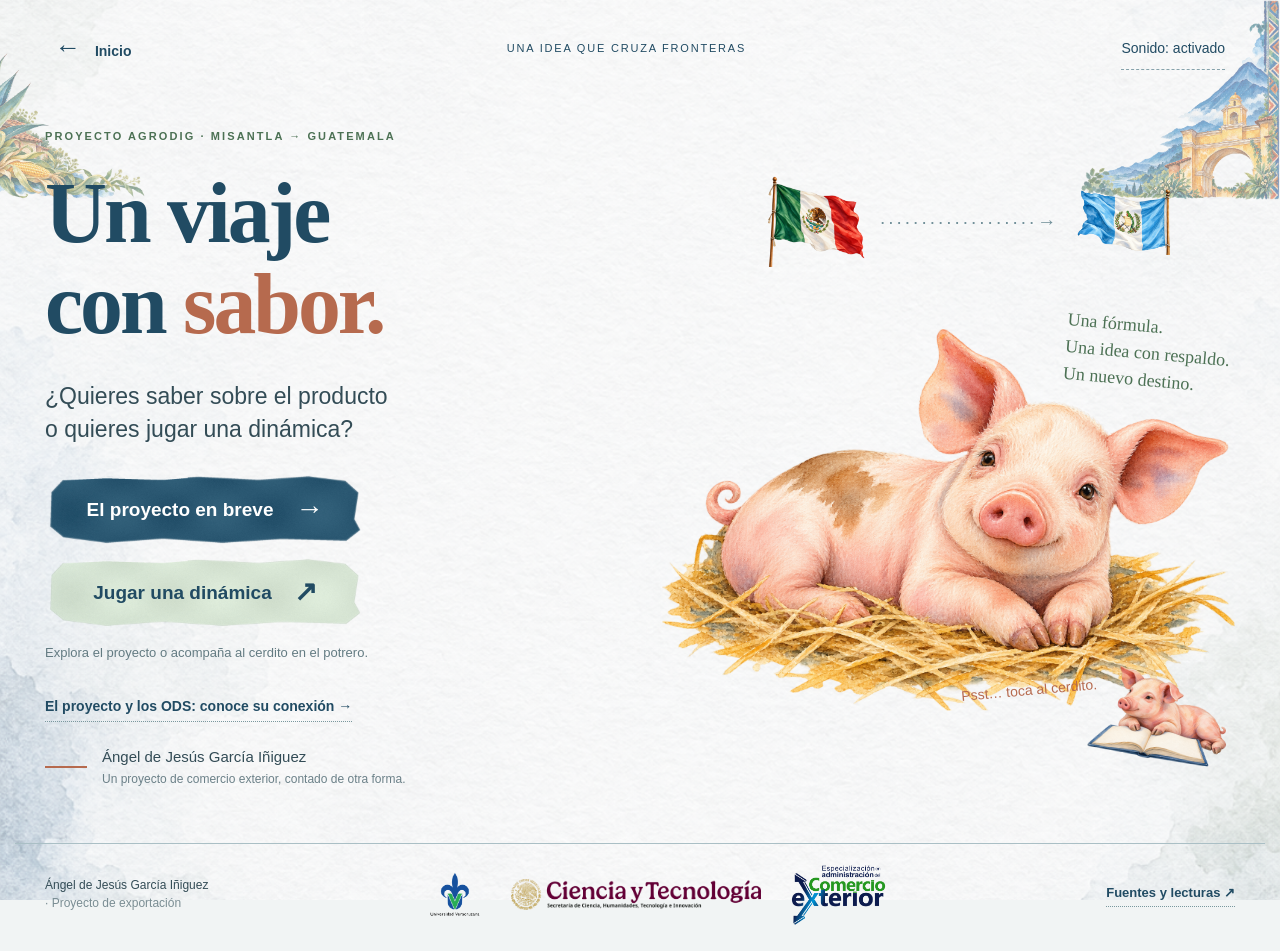
<file: index.html>
<!DOCTYPE html>
<html lang="es">
<head>
  <meta charset="UTF-8"><meta name="viewport" content="width=device-width, initial-scale=1">
  <title>Un viaje con sabor · Proyecto AGRODIG</title>
  <meta name="description" content="Un recorrido en acuarela por la fórmula iniciadora para lechones con sucralosa, sus estudios científicos y la propuesta de exportación a Guatemala.">
  <meta name="theme-color" content="#244f65">
  <link rel="icon" href="assets/cerdito-sentado.png"><link rel="stylesheet" href="styles.css?v=ods-20261020">
  <link rel="stylesheet" href="game.css?v=intro-20261020"><script defer src="app.js?v=word-qr-20261022"></script><script defer src="game.js?v=explicacion-sencilla-20261020"></script>
</head>
<body>
<a class="skip" href="#main">Ir al contenido</a>
<div class="paper" aria-hidden="true"></div>
<img class="corner corner-mx" src="assets/esquina-mexico.png" alt="" aria-hidden="true">
<img class="corner corner-gt" src="assets/esquina-guatemala.png" alt="" aria-hidden="true">
<header class="topbar">
  <button class="home-link" id="homeBtn" aria-label="Volver a la pantalla de inicio"><span class="hand-arrow">←</span> Inicio</button>
  <span class="top-caption">Una idea que cruza fronteras</span>
  <button id="soundBtn" class="sound-control" aria-pressed="true">Sonido: activado</button>
</header>
<main id="main" tabindex="-1">
  <section id="welcome" class="welcome" aria-labelledby="welcomeTitle">
    <div class="welcome-copy">
      <p class="eyebrow">PROYECTO AGRODIG · MISANTLA → GUATEMALA</p>
      <h1 id="welcomeTitle">Un viaje<br>con <em>sabor.</em></h1>
      <p class="welcome-question">¿Quieres saber sobre el producto<br class="desktop-br"> o quieres jugar una dinámica?</p>
      <div class="choices">
        <button class="paint-button blue" id="exploreBtn"><span>El proyecto en breve</span><span class="button-arrow" aria-hidden="true">→</span></button>
        <button class="paint-button green" id="gameBtn"><span>Jugar una dinámica</span><span class="button-arrow" aria-hidden="true">↗</span></button>
      </div>
      <p class="small-note">Explora el proyecto o acompaña al cerdito en el potrero.</p>
      <a class="source-link ods-shortcut" id="odsLink" href="#ods">El proyecto y los ODS: conoce su conexión →</a>
      <div class="author"><span class="author-line"></span><p>Ángel de Jesús García Iñiguez<br><span>Un proyecto de comercio exterior, contado de otra forma.</span></p></div>
    </div>
    <div class="welcome-art">
      <div class="country-line"><img src="assets/bandera-mexico.png" alt="México"><span class="dotted-flight" aria-hidden="true">···················→</span><img src="assets/bandera-guatemala.png" alt="Guatemala"></div>
      <span class="welcome-note">Una fórmula.<br>Una idea con respaldo.<br>Un nuevo destino.</span>
      <button class="pig-button hero-pig" aria-label="Saludar al cerdito y escuchar su oinc"><img src="assets/cerdito-guia.png" alt="Cerdito ilustrado en acuarela sobre paja"></button>
      <p class="pig-hint">Psst… toca al cerdito.</p>
      <img class="welcome-reader" src="assets/cerdito-estudios.png" alt="" aria-hidden="true">
    </div>
  </section>

  <div id="journey" hidden>
    <nav class="chapter-nav" aria-label="Capítulos del recorrido"><div id="chapterButtons"></div><div class="progress-line"><span id="progressFill"></span></div></nav>
    <div class="chapter-stage" id="chapterStage">
      <section class="chapter" id="chapter-0" data-title="Origen" aria-labelledby="title-0">
        <div class="chapter-copy"><p class="eyebrow">01 / UNA HISTORIA QUE EMPIEZA CERCA</p><h2 id="title-0" tabindex="-1">De Misantla,<br><em>con propósito.</em></h2>
          <p class="lead">AGRODIG es una pequeña empresa veracruzana que elabora y comercializa alimento para animales.</p>
          <p>Con tres años de funcionamiento, une producción, atención en tienda y reparto. Este proyecto toma uno de sus productos: el alimento iniciador para lechones, y propone darle un atributo sensorial para explorar el mercado guatemalteco.</p>
          <div class="ink-facts"><div><strong>3 años</strong><span>de funcionamiento</span></div><div><strong>Misantla</strong><span>Veracruz, México</span></div><div><strong>Un producto</strong><span>fórmula para lechones</span></div></div>
          <p class="margin-note">El objetivo: integrar producto, evidencia científica, mercado y comercio exterior en una misma propuesta.</p>
        </div><div class="chapter-visual origin-art"><img src="assets/empresa.png" alt="Pequeña instalación rural de elaboración de alimento con lechones"><div class="art-caption">Una empresa pequeña.<br>Una oportunidad específica.</div></div>
      </section>

      <section class="chapter" id="chapter-1" data-title="Producto" hidden aria-labelledby="title-1">
        <div class="chapter-copy"><p class="eyebrow">02 / ¿QUÉ HAY EN EL SACO?</p><h2 id="title-1" tabindex="-1">Un alimento listo<br><em>para empezar.</em></h2>
          <p class="lead">La fórmula es un alimento iniciador terminado: una mezcla lista para suministrarse según su ficha técnica.</p>
          <p>Combina fuentes de energía, proteína y micronutrientes para la etapa inicial del lechón y su transición al alimento sólido. Se presenta en harina, en sacos de <strong>40 kg</strong>.</p>
          <div class="ingredient-switch" role="tablist" aria-label="Funciones de los ingredientes"><button role="tab" aria-selected="true" data-ingredient="energia">Energía</button><button role="tab" aria-selected="false" data-ingredient="proteina" tabindex="-1">Proteína</button><button role="tab" aria-selected="false" data-ingredient="nucleo" tabindex="-1">Núcleo</button></div>
          <div class="ingredient-explainer" id="ingredientPanel" role="tabpanel">El maíz amarillo y el aceite de soya aportan fuentes de energía a la mezcla.</div>
          <div class="dose-note"><strong>150 mg/kg</strong><span>de sucralosa activa: equivalen a 150 g por tonelada.<br>Se ajusta el maíz para conservar la masa total del lote.</span></div>
        </div><div class="chapter-visual product-art"><div class="product-wrap"><img src="assets/producto.png" alt="Saco propuesto de alimento en harina y lechón comiendo"><div class="bag-label"><strong>AGRODIG</strong><span>FÓRMULA PARA LECHONES</span><span>ALIMENTO INICIADOR</span><span>CON SUCRALOSA</span></div><strong class="bag-weight">40 kg</strong></div><p class="art-footnote">Ilustración de la presentación propuesta.</p><img class="ingredient-art" src="assets/ingredientes.png" alt="Maíz, pasta de soya, aceite de soya y núcleo iniciador"></div>
      </section>

      <section class="chapter" id="chapter-2" data-title="Sucralosa" hidden aria-labelledby="title-2">
        <div class="chapter-copy"><p class="eyebrow">03 / EL SABOR TAMBIÉN CUENTA</p><h2 id="title-2" tabindex="-1">Un poquito de dulzor.<br><em>Una idea sensorial.</em></h2>
          <p class="lead">La sucralosa es un edulcorante de alta intensidad: produce sabor dulce con cantidades muy pequeñas.</p>
          <p>No se incorpora como fuente de energía. Su papel en la propuesta es sensorial: los lechones perciben el sabor dulce, y un alimento atractivo puede favorecer su palatabilidad, aceptación y consumo voluntario.</p>
          <p>La <strong>palatabilidad</strong> es qué tan aceptable resulta un alimento por sus características sensoriales. Es especialmente relevante cuando el lechón pasa de la leche al alimento sólido.</p>
          <p class="margin-note">La nutrición la aporta la mezcla. La sucralosa suma un atributo de sabor.</p>
        </div><div class="chapter-visual sensory-art"><button class="pig-button sensory-pig" aria-label="Saludar al cerdito curioso"><img src="assets/cerdito-curioso.png" alt="Cerdito curioso en acuarela"></button>
          <div class="sensory-path" aria-label="Lógica sensorial de la propuesta"><button class="sensory-step selected" data-sensory="0">Sucralosa</button><img src="assets/flecha.png" alt="hacia"><button class="sensory-step" data-sensory="1">Sabor dulce</button><img src="assets/flecha.png" alt="hacia"><button class="sensory-step" data-sensory="2">Alimento atractivo</button></div>
          <div class="sensory-result" id="sensoryResult" aria-live="polite">Se incorpora en una dosis pequeña: 150 mg de sustancia activa por kilogramo de alimento.</div>
          <p class="art-footnote">Toca cada paso para seguir la idea.</p>
        </div>
      </section>

      <section class="chapter scientific-chapter" id="chapter-3" data-title="Estudios" hidden aria-labelledby="title-3">
        <div class="science-intro"><div><p class="eyebrow">04 / DULZOR CON RESPALDO CIENTÍFICO</p><h2 id="title-3" tabindex="-1">La idea tiene<br><em>mucho que contar.</em></h2></div><div class="science-overview"><p class="lead">Cinco publicaciones conectan percepción del sabor, preferencia y alimentación de lechones.</p><p>El proyecto reúne <strong>dos trabajos experimentales de alimentación</strong>, <strong>una investigación del receptor porcino</strong> y <strong>dos revisiones</strong>. Cada uno responde una pregunta diferente.</p></div></div>
        <div class="research-desk"><nav class="paper-tabs" role="tablist" aria-label="Publicaciones científicas"><button role="tab" aria-selected="true" data-paper="zhang">Zhang <span>2020 · Alimentación</span></button><button role="tab" aria-selected="false" data-paper="daly" tabindex="-1">Daly <span>2021 · Receptor</span></button><button role="tab" aria-selected="false" data-paper="review" tabindex="-1">Jansen &amp; Kim <span>2024 · Revisión</span></button><button role="tab" aria-selected="false" data-paper="specht" tabindex="-1">Specht <span>2026 · Revisión</span></button><button role="tab" aria-selected="false" data-paper="jansen" tabindex="-1">Jansen <span>2026 · Alimentación</span></button><img src="assets/cerdito-estudios.png" alt="Cerdito mirando un libro" class="paper-pig"></nav>
          <article class="study-sheet" id="studyPanel" role="tabpanel" aria-live="polite"></article>
        </div>
        <div class="research-takeaway"><strong>Lo que conecta la evidencia</strong><p>El sabor dulce tiene una base biológica en el cerdo y los ensayos aportan resultados de preferencia y consumo. Por eso, la propuesta incorpora la sucralosa como atributo sensorial de un alimento iniciador.</p><span>Las cifras de esta sección pertenecen a los estudios publicados.</span></div>
      </section>

      <section class="chapter" id="chapter-4" data-title="Guatemala" hidden aria-labelledby="title-4">
        <div class="chapter-copy"><p class="eyebrow">05 / UN DESTINO CON SENTIDO</p><h2 id="title-4" tabindex="-1">¿Por qué<br><em>Guatemala?</em></h2><p class="lead">La oportunidad está en atender un segmento concreto, dentro de un mercado que ya compra alimento animal.</p><p>La actividad porcina, las compras recurrentes a México y la frontera compartida ofrecen una base comercial y una conexión terrestre. Un distribuidor especializado puede acercar la fórmula a granjas pequeñas y medianas con lechones.</p><p>La diferenciación combina un producto para una fase específica, un atributo sensorial y una presentación fácil de manejar.</p><p class="margin-note">La oportunidad se construye con precio de entrega, información técnica, servicio y capacidad de mantener el suministro.</p><a class="source-link" href="https://wits.worldbank.org/trade/comtrade/en/country/GTM/year/2024/tradeflow/Imports/partner/ALL/product/230990" target="_blank" rel="noopener noreferrer">Consultar datos de importación ↗</a></div>
        <div class="chapter-visual market-art"><img class="market-flag" src="assets/bandera-guatemala.png" alt="Bandera guatemalteca en acuarela"><div class="market-stats"><div><strong>272 mil t</strong><span>de alimento porcino consumidas en 2024, aproximadamente.</span></div><div><strong>92,04 M USD</strong><span>importados en 2024 en preparaciones para alimentación animal.</span></div><div><strong>15,38 %</strong><span>participación de México en el valor importado de esa categoría.</span></div></div><p class="scope-note">La categoría comercial comprende distintas especies y etapas; no equivale únicamente a alimento para lechones. En 2024 creció el total importado, mientras bajaron las compras desde México.</p></div>
      </section>

      <section class="chapter" id="chapter-5" data-title="Ruta" hidden aria-labelledby="title-5">
        <div class="chapter-copy"><p class="eyebrow">06 / UN VIAJE BIEN ORGANIZADO</p><h2 id="title-5" tabindex="-1">Una ruta.<br><em>Dos responsabilidades.</em></h2><p class="lead">Misantla, Veracruz → Tapachula, Chiapas → Guatemala.</p><p>La entrega propuesta es <strong>FCA en Tapachula</strong>. El punto preciso se identifica en el contrato. Desde allí, el comprador organiza la continuación del transporte hacia Guatemala.</p><div class="definition"><strong>¿Qué es un Incoterm?</strong><p>Una regla internacional que distribuye costos, riesgos y obligaciones entre vendedor y comprador.</p><span>FCA: Free Carrier / franco porteador · Incoterms® 2020.</span></div><div id="routeDetail" class="route-detail" aria-live="polite"><strong>1. Misantla, Veracruz</strong><p>La empresa prepara el pedido y organiza el traslado al lugar de entrega convenido en Tapachula.</p></div><a class="source-link" href="https://iccwbo.org/business-solutions/incoterms-rules/incoterms-2020/" target="_blank" rel="noopener noreferrer">Conocer las reglas Incoterms ↗</a></div>
        <div class="chapter-visual route-art"><div class="map-wrap"><img src="assets/mapa.svg" alt="Mapa geográficamente reconocible de México, Guatemala y países vecinos"><svg class="map-lines" viewBox="0 0 550 370" aria-hidden="true"><path class="seller-route" d="M378 241 Q394 285 456 326"/><path class="buyer-route" d="M456 326 Q470 323 486 331"/><circle cx="378" cy="241" r="6"/><circle cx="456" cy="326" r="8"/><circle cx="486" cy="331" r="6" class="buyer-pin"/><text x="210" y="178">México</text></svg><img class="route-truck" src="assets/camion.png" alt="" aria-hidden="true"></div><div class="route-stops"><button class="selected" data-route="0">Misantla<span>La empresa</span></button><span aria-hidden="true">→</span><button data-route="1">Tapachula<span>Entrega FCA</span></button><span aria-hidden="true">→</span><button data-route="2">Guatemala<span>El comprador</span></button></div><div class="map-legend"><span><i></i>Tramo de la empresa</span><span><i class="buyer"></i>Continuación del comprador</span></div><p class="art-footnote">Toca las paradas para conocer cada responsabilidad.</p></div>
      </section>

      <section class="chapter closing-chapter" id="chapter-6" data-title="Entrada" hidden aria-labelledby="title-6">
        <div class="chapter-copy"><p class="eyebrow">07 / DEL PRODUCTO AL MERCADO</p><h2 id="title-6" tabindex="-1">Un primer paso<br><em>a la medida.</em></h2><p class="lead">La estrategia combina diferenciación sensorial y distribución local.</p><p>El primer pedido se plantea pequeño, sin exclusividad y compatible con la capacidad disponible. El distribuidor concentra pedidos y conecta con granjas; la aceptación, la recompra y el abastecimiento orientan la continuidad.</p><div class="channel"><div><img src="assets/taller.png" alt="Instalación de la empresa"><strong>La empresa</strong></div><img class="channel-arrow" src="assets/flecha.png" alt="hacia"><div><img src="assets/distribuidor.png" alt="Almacén distribuidor"><strong>Distribuidor</strong></div><img class="channel-arrow" src="assets/flecha.png" alt="hacia"><div><img src="assets/granja.png" alt="Granja con lechones"><strong>Granjas con lechones</strong></div></div><p class="margin-note">Una propuesta empresarial que une alimento, ciencia y comercio exterior.</p></div>
        <div class="access-notebook"><h3>¿Qué permite llegar al mercado?</h3>
          <details open><summary>Clasificar el producto</summary><p>La <strong>fracción arancelaria</strong> es el código que identifica la mercancía en aduana y permite conocer aranceles y requisitos. El proyecto propone en México <strong>2309.90.99</strong> y en Guatemala el inciso <strong>2309.90.90.00</strong>, según las características del alimento.</p></details>
          <details><summary>Acreditar el origen</summary><p>La preferencia arancelaria de <strong>0 %</strong> está sujeta al cumplimiento del Tratado de Libre Comercio México–Centroamérica y de sus reglas de origen. Se documentan insumos, fabricación y prueba de origen.</p></details>
          <details><summary>Preparar el acceso sanitario</summary><p>El expediente identifica el alimento, su composición completa, garantías, proceso, análisis y etiqueta. El operador guatemalteco gestiona el registro y los permisos aplicables ante el MAGA.</p></details>
          <details><summary>Cuidar el pedido y la trazabilidad</summary><p>Ficha técnica, conservación, identificación de lotes, factura, lista de empaque y documentos del transporte conectan la fabricación con la entrega. La información del saco debe ser clara y congruente con el registro.</p></details>
          <button class="paint-button paper" id="returnStudies"><span>Volver a los estudios</span><span aria-hidden="true">↗</span></button>
        </div>
      </section>

      <section class="chapter ods-chapter" id="chapter-7" data-title="ODS" hidden aria-labelledby="title-7">
        <div class="ods-intro"><div><p class="eyebrow">08 / CRECER CON PROPÓSITO</p><h2 id="title-7" tabindex="-1">Una idea local.<br><em>Tres conexiones globales.</em></h2></div><div><p class="lead">¿Qué relación tiene este proyecto con los Objetivos de Desarrollo Sostenible?</p><p>Los ODS son 17 objetivos de la Agenda 2030 de las Naciones Unidas. Este proyecto se vincula con tres de ellos por la forma en que plantea crecer, diferenciar el producto y cuidar los recursos.</p></div></div>
        <div class="ods-cards">
          <article class="ods-card" aria-labelledby="ods8-title">
            <div class="ods-card-heading"><img src="assets/ods-08.png" width="1500" height="1500" alt="ODS 8: Trabajo decente y crecimiento económico"><div><p class="eyebrow">ODS 8 · PEQUEÑA EMPRESA</p><h3 id="ods8-title">Crecer desde<br>Misantla.</h3></div></div>
            <p><strong>¿Por qué aplica?</strong> El proyecto busca abrir un mercado para una pequeña empresa de alimento animal. Una entrada gradual, con pedidos acordes con su capacidad, puede ampliar sus oportunidades comerciales y fortalecer su actividad productiva.</p>
            <details><summary>¿Cómo se lleva a la práctica?</summary><p>Planear pedidos que pueda abastecer, negociar precios que cubran costos y construir relaciones estables con el distribuidor. El crecimiento debe acompañarse de condiciones de trabajo dignas.</p></details>
            <p class="ods-target">La meta 8.3 promueve la actividad productiva, el emprendimiento y el crecimiento de las pequeñas empresas.</p>
            <a class="source-link" href="https://sdgs.un.org/goals/goal8" target="_blank" rel="noopener noreferrer">Consultar la meta 8.3 en la ONU ↗</a>
          </article>
          <article class="ods-card" aria-labelledby="ods9-title">
            <div class="ods-card-heading"><img src="assets/ods-09.png" width="1500" height="1500" alt="ODS 9: Industria, innovación e infraestructura"><div><p class="eyebrow">ODS 9 · DIFERENCIACIÓN</p><h3 id="ods9-title">Conectar ciencia<br>y mercado.</h3></div></div>
            <p><strong>¿Por qué aplica?</strong> La propuesta conecta estudios sobre sucralosa con un atributo sensorial de la fórmula iniciadora. Además, plantea integrar a la empresa en un nuevo mercado mediante un distribuidor guatemalteco.</p>
            <details><summary>¿Cómo se lleva a la práctica?</summary><p>Traducir la evidencia científica en una ficha técnica clara, documentar la calidad del alimento y organizar una oferta que el distribuidor pueda acercar a las granjas con lechones.</p></details>
            <p class="ods-target">La meta 9.3 aborda la integración de pequeñas empresas en cadenas de valor y mercados; la 9.5 impulsa la investigación y la innovación.</p>
            <a class="source-link" href="https://sdgs.un.org/goals/goal9" target="_blank" rel="noopener noreferrer">Consultar las metas 9.3 y 9.5 en la ONU ↗</a>
          </article>
          <article class="ods-card" aria-labelledby="ods12-title">
            <div class="ods-card-heading"><img src="assets/ods-12.png" width="1500" height="1500" alt="ODS 12: Producción y consumo responsables"><div><p class="eyebrow">ODS 12 · CUIDAR EL ALIMENTO</p><h3 id="ods12-title">Que cada lote<br>cuente.</h3></div></div>
            <p><strong>¿Por qué aplica?</strong> Elaborar, conservar y distribuir alimento requiere aprovechar bien los insumos. La conexión con este ODS está en planear el suministro y cuidar el producto durante su almacenamiento y entrega.</p>
            <details><summary>¿Cómo se lleva a la práctica?</summary><p>Identificar lotes, respetar las condiciones de conservación, rotar existencias y ajustar los pedidos a la demanda. Son prácticas propuestas para prevenir deterioro y desperdicio de alimento y materiales.</p></details>
            <p class="ods-target">Las metas 12.2 y 12.5 promueven el uso eficiente de los recursos y la prevención de residuos. Esta relación se concreta mediante prácticas de manejo responsable.</p>
            <a class="source-link" href="https://sdgs.un.org/goals/goal12" target="_blank" rel="noopener noreferrer">Consultar las metas 12.2 y 12.5 en la ONU ↗</a>
          </article>
        </div>
        <div class="ods-closing"><img src="assets/cerdito-estudios.png" alt="" aria-hidden="true"><p><strong>Una misma dirección:</strong> fortalecer a la empresa, convertir conocimiento en una oferta diferenciada y organizar el alimento con responsabilidad.</p></div>
      </section>
    </div>
    <div class="journey-controls"><button id="prevBtn" class="arrow-button" aria-label="Capítulo anterior"><img src="assets/flecha.png" alt="" class="reverse"></button><div><span id="chapterCount">01 / 08</span><p id="nextHint">El producto espera del otro lado.</p></div><button id="nextBtn" class="arrow-button next-arrow" aria-label="Capítulo siguiente"><img src="assets/flecha.png" alt=""></button></div>
  </div>
</main>
<footer class="footer"><div class="footer-caption">Ángel de Jesús García Iñiguez <span>· Proyecto de exportación</span></div><div class="footer-logos"><img src="assets/logo-uv.png" alt="Universidad Veracruzana"><img src="assets/logo-secihti.png" alt="Secretaría de Ciencia, Humanidades, Tecnología e Innovación"><img src="assets/logo-especializacion.png" alt="Especialización en Administración del Comercio Exterior"></div><a href="fuentes.html" class="source-link">Fuentes y lecturas ↗</a></footer>
<div class="pig-reaction" id="pigReaction" aria-live="polite"></div>
<div class="transition-pig" id="transitionPig" aria-hidden="true"><img src="assets/cerdito-salto.png" alt=""></div>
<dialog id="gameDialog" aria-label="Juego del cerdito a pantalla completa">
<div class="game-playfield"><canvas id="gameCanvas" width="420" height="720" tabindex="0" aria-label="Toca, haz clic o pulsa espacio para impulsar al cerdito hacia arriba. Supera 100 cercas para ganar. El arrastre y las flechas no mueven al cerdito.">Tu navegador necesita admitir canvas para jugar.</canvas><div class="game-score"><span>Puntos <strong id="gamePoints">0</strong></span><span>Cercas <strong id="gameGates">0</strong> / 100</span><span>Récord <strong id="gameBest">0</strong></span></div><div class="game-boost" aria-hidden="true"><span id="gameBoostFill"></span></div><div class="game-overlay" id="gameOverlay"><img src="assets/cerdito-salto.png" alt="Cerdito saltando"><h2 id="gameOverlayTitle">¡Al potrero!</h2><p id="gameLearning" hidden>Al cerdito le atrae el sabor dulce. La <strong>sucralosa</strong> le da ese sabor al alimento y puede animarlo a comer más. <strong>Por eso el juego consiste en buscar comida:</strong> al recoger sucralosa, el turbo representa de forma divertida ese mayor interés por comer. <a href="https://pmc.ncbi.nlm.nih.gov/articles/PMC7206394/" target="_blank" rel="noopener noreferrer">Zhang et al. (2020) ↗</a></p><p id="gameOverlayText">Toca para subir. Supera 100 cercas para ganar.</p><button id="gameStart" class="paint-button blue"><span>Empezar a jugar</span><span aria-hidden="true">→</span></button><span class="game-tip">Un toque = un impulso · Sucralosa: turbo de 4 s</span></div><p id="gameAnnouncement" class="game-announcement" aria-live="polite"></p></div><button class="game-exit" id="gameExit">Salir</button>
</dialog>
<audio id="pigAudio1" src="assets/cerdito-sonido-1.mp3" preload="auto"></audio>
<audio id="pigAudio2" src="assets/cerdito-sonido-2.mp3" preload="auto"></audio>
<audio id="pigAudio3" src="assets/cerdito-sonido-3.mp3" preload="auto"></audio>
<audio id="pigAudio4" src="assets/cerdito-sonido-4.mp3" preload="auto"></audio>
<noscript><p class="noscript">Activa JavaScript para seguir el recorrido interactivo. Las publicaciones están disponibles en <a href="fuentes.html">Fuentes y lecturas</a>.</p></noscript>
</body></html>
</file>
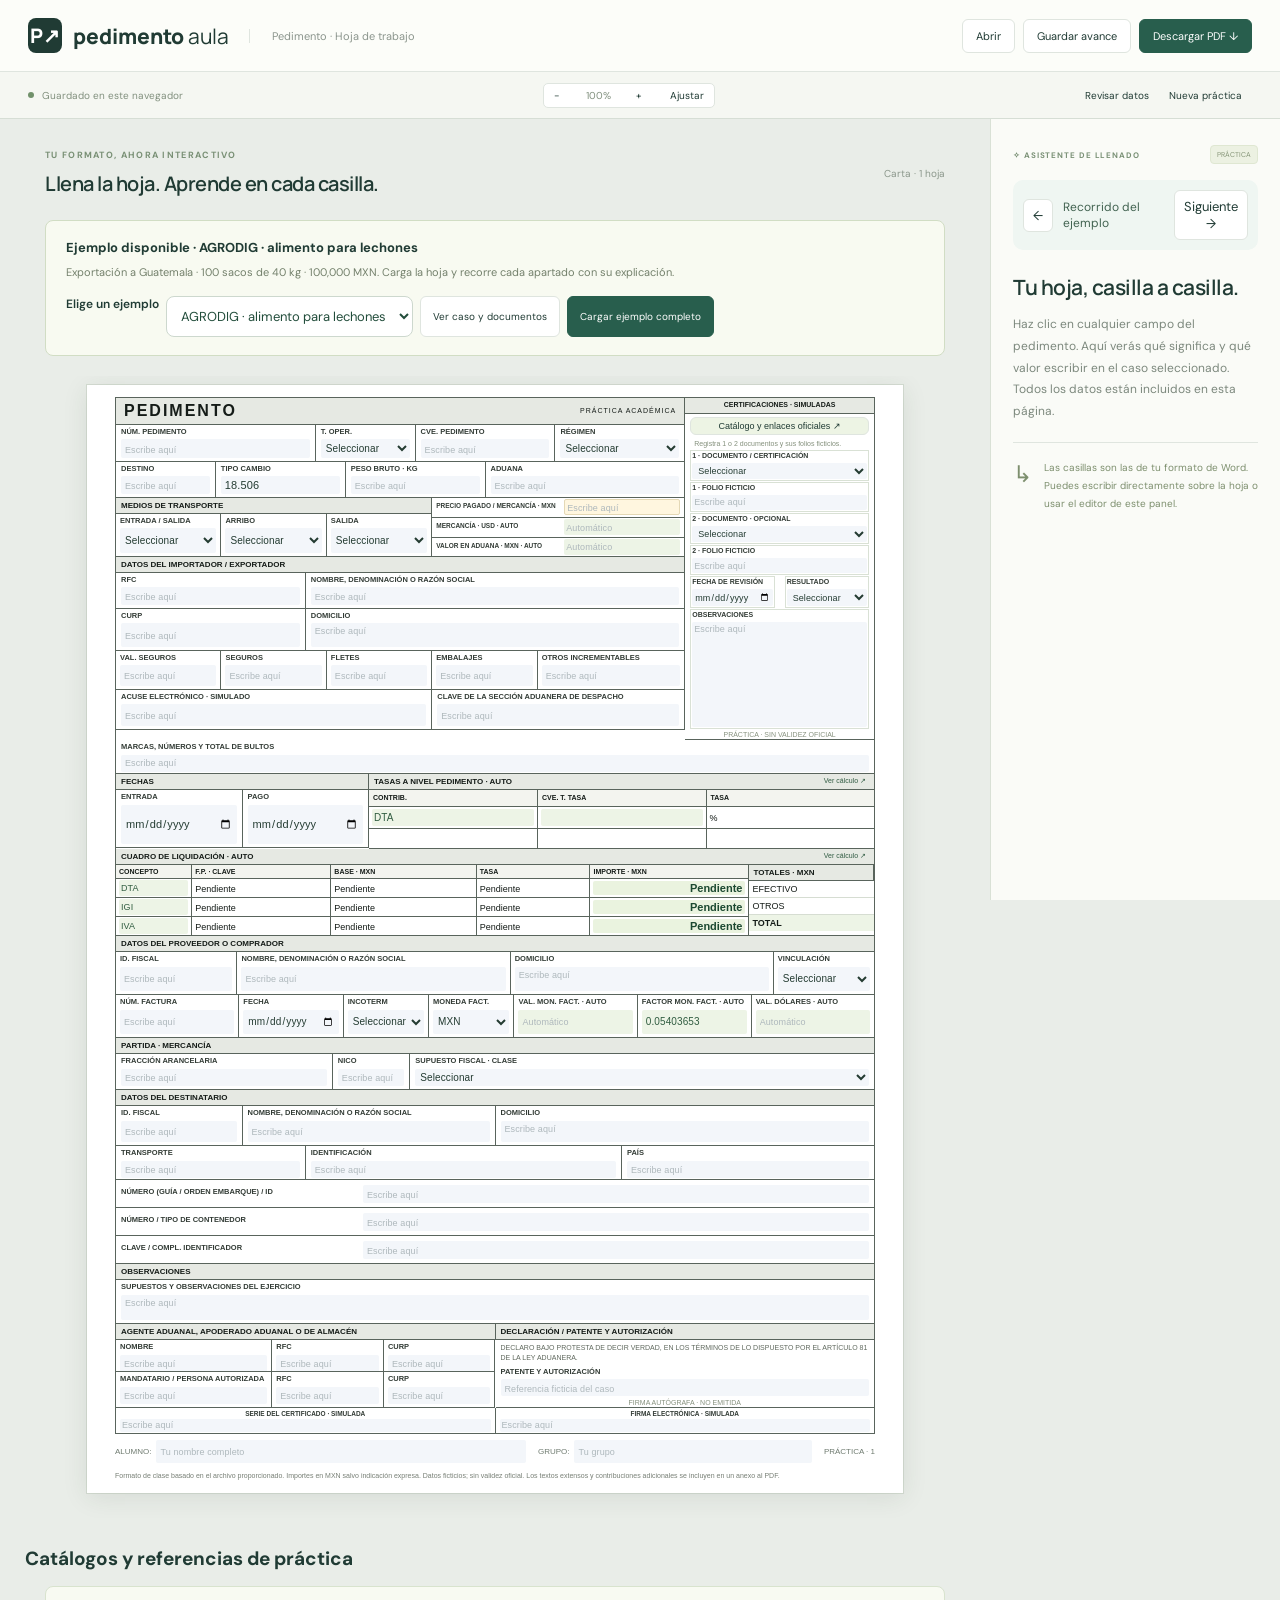
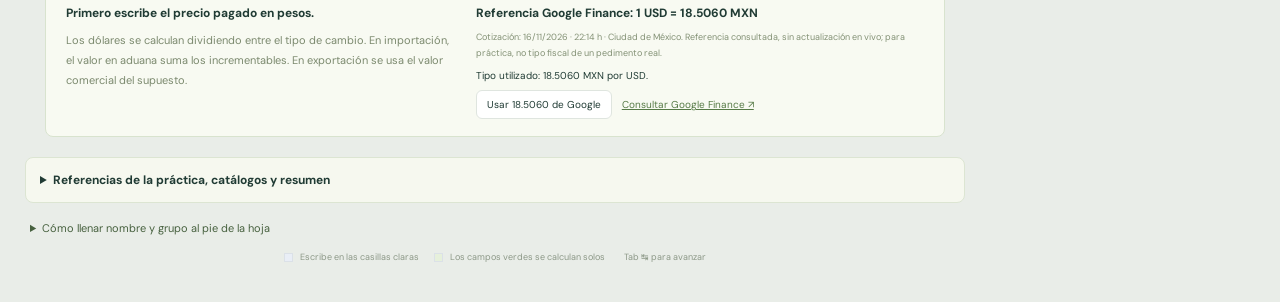
<file: pedimento/index.html>
<!doctype html><html lang="es"><head><meta charset="utf-8"><meta name="viewport" content="width=device-width,initial-scale=1"><meta name="description" content="Llena tu pedimento directamente sobre la hoja y descarga el PDF."><title>Pedimento Aula · Hoja de trabajo</title><link rel="stylesheet" href="style.css?v=20261117-4"></head>
<body><header class="app-header"><a class="brand" href="#"><span class="brand-mark">P↗</span>pedimento<span>aula</span></a><span class="document-name">Pedimento · Hoja de trabajo</span><div class="header-actions"><button id="load">Abrir</button><button id="save">Guardar avance</button><button id="pdf" class="primary">Descargar PDF ↓</button></div><input id="file" type="file" accept="application/json,.json" hidden></header>
<div class="document-toolbar"><div class="toolbar-left"><span class="status-dot"></span><span id="saveStatus" role="status">Guardado en este navegador</span></div><div class="zoom-tools"><button id="zoomOut" aria-label="Alejar hoja">−</button><span id="zoomValue">100%</span><button id="zoomIn" aria-label="Acercar hoja">+</button><button id="fit">Ajustar</button></div><div><button id="check">Revisar datos</button><button id="reset" aria-label="Empezar una práctica nueva">Nueva práctica</button></div></div>
<main class="desk"><section class="canvas" aria-label="Editor de la hoja de pedimento"><div class="canvas-heading"><div><p class="eyebrow">TU FORMATO, AHORA INTERACTIVO</p><h1>Llena la hoja. Aprende en cada casilla.</h1></div><span>Carta · 1 hoja</span></div><div class="case-banner"><div><b>¿No tienes un ejercicio? Aquí tienes uno completo.</b><p>100 lámparas · precio de mercancía: 100,000 MXN · importación por Nuevo Laredo. Cada casilla te dice qué escribir. El caso de naranjas incluye el cálculo fiscal documentado.</p></div><div><label for="exampleChoice" class="example-label">Elige un ejemplo</label><select id="exampleChoice" aria-label="Ejemplo para cargar"><option value="feed-v1">AGRODIG · alimento para lechones</option><option value="computers-v1">Computadoras portátiles</option><option value="apples-v1">Manzanas frescas</option></select><button id="caseInfo">Ver caso y documentos</button><button id="caseLoad" class="primary">Cargar ejemplo completo</button><button id="orangeExample">Ejemplo con naranjas</button><button id="undoDemo" hidden>Deshacer carga</button></div></div><div class="paper-scroll" id="paperScroll"><div class="paper-frame" id="paperFrame"><article class="sheet" id="sheet" aria-label="Pedimento editable"></article></div></div><section class="references-below" aria-label="Catálogos y referencias debajo del pedimento"><h2>Catálogos y referencias de práctica</h2><section class="exchange-reference"><div><b>Primero escribe el precio pagado en pesos.</b><p>Los dólares se calculan dividiendo entre el tipo de cambio. En importación, el valor en aduana suma los incrementables. En exportación se usa el valor comercial del supuesto.</p></div><div><b>Referencia Google Finance: 1 USD = 18.5060 MXN</b><small>Cotización: 16/11/2026 · 22:14 h · Ciudad de México. Referencia consultada, sin actualización en vivo; para práctica, no tipo fiscal de un pedimento real.</small><span id="rateUsed"></span><button id="useGoogleRate">Usar 18.5060 de Google</button><a href="https://www.google.com/finance/quote/USD-MXN?hl=es" target="_blank" rel="noopener">Consultar Google Finance ↗</a></div></section><details class="practice-tools"><summary>Referencias de la práctica, catálogos y resumen</summary><div class="practice-tools-grid"><section class="us-reference-card"><p class="eyebrow">PUERTO DE EE.UU. · REFERENCIA</p><label for="usPort">Clave estadounidense</label><input id="usPort" data-field="usPort" list="usPortsList" placeholder="Ej. 2304" inputmode="numeric" maxlength="4"><p id="usPortName">Ejemplo del caso: 2304 · Laredo, TX.</p><button data-open-catalog="us" data-catalog-target="usPort">Buscar puerto de EE.UU. ↗</button><small>Se guarda como referencia en el anexo del PDF. En la casilla ADUANA de México se utiliza la clave mexicana.</small></section><section class="world-reference-card"><p class="eyebrow">EUROPA Y JAPÓN · REFERENCIA</p><label for="internationalPort">Puerto internacional · UN/LOCODE</label><input id="internationalPort" data-field="internationalPort" list="worldPortsList" placeholder="Ej. NLRTM o JPTYO" maxlength="5"><p id="internationalPortName"></p><button data-open-catalog="eu" data-catalog-target="internationalPort">Europa · puertos y aduanas ↗</button><button data-open-catalog="jp" data-catalog-target="internationalPort">Japón · Tokio ↗</button><small>Referencia internacional que se guarda en el anexo del PDF. Para la oficina aduanera concreta consulta el directorio oficial del catálogo.</small></section><section class="automatic-summary" aria-label="Resumen de cálculos automáticos"><h3>Liquidación automática · MXN</h3><p><b>F.P. significa forma de pago.</b> 0 = efectivo; 9 = exento. Son claves, no importes.</p><div id="automaticFigures" aria-live="polite"></div><small id="automaticReason"></small><button data-open-taxes>Ver fórmulas y explicación ↗</button></section><div class="mini-summary"><div><span>Datos esenciales</span><b id="progressLabel">0 / 0</b></div><progress id="progress" value="0" max="100"></progress><p id="reviewSummary">Puedes guardar y continuar después.</p></div><div class="guide-actions"><button id="taxSettings">Ver liquidación automática ↗</button><button id="print">Imprimir hoja</button><button id="loadMobile">Abrir práctica guardada</button></div><p class="smallprint">Ejercicio con datos ficticios. El PDF conserva el formato de la hoja. Las certificaciones, acuses y firmas que captures son ficticios, sin validez oficial. Tu avance se guarda en este navegador; no se envía al docente.</p></div></details></section><details class="footer-help"><summary>Cómo llenar nombre y grupo al pie de la hoja</summary><p><b>Nombre:</b> identifica a quien entrega. Escribe nombre y apellidos. Ejemplos ficticios: Ana López Martínez; Luis Pérez Gómez.</p><p><b>Grupo:</b> identifica tu grupo y ejercicio. Ejemplos: 3.º A · Caso AGRODIG; 4.º B · Práctica 02. Escribe estos datos únicamente al pie de la hoja.</p></details><p class="canvas-caption"><span class="editable-legend"></span> Escribe en las casillas claras <span class="computed-legend"></span> Los campos verdes se calculan solos <span>Tab ↹ para avanzar</span></p></section>
<aside class="guide"><div class="guide-top"><span class="eyebrow">✧ ASISTENTE DE LLENADO</span><span class="guide-pill">PRÁCTICA</span></div><h2 id="helpTitle">Tu hoja, casilla a casilla.</h2><p id="helpText">Haz clic en cualquier campo del pedimento. Aquí verás qué significa y qué valor escribir en el caso seleccionado. Todos los datos están incluidos en esta página.</p><div id="fieldEditor"></div><div class="tip"><span>↳</span><p id="helpTip">Las casillas son las de tu formato de Word. Puedes escribir directamente sobre la hoja o usar el editor de este panel.</p></div></aside></main>
<dialog id="taxDialog"><div class="modal-header"><div><p class="eyebrow">CUADRO DE LIQUIDACIÓN</p><h2>Así se calcula tu liquidación</h2></div><button data-close="taxDialog" aria-label="Cerrar contribuciones">×</button></div><p class="modal-intro">Esta sección se llena sola con los valores de tu mercancía. Las tasas y claves ya están incluidas para el caso de práctica seleccionado.</p><div id="taxEditor"></div><p id="taxAssumptions" class="smallprint">Completa los datos de la partida para consultar el tratamiento fiscal y sus fuentes.</p><button class="primary" data-close="taxDialog">Volver a la hoja</button></dialog>
<dialog id="reviewDialog"><div class="modal-header"><div><p class="eyebrow">ANTES DE ENTREGAR</p><h2>Revisión de la práctica</h2></div><button data-close="reviewDialog" aria-label="Cerrar revisión">×</button></div><div id="reviewList"></div><button class="primary" data-close="reviewDialog">Volver a la hoja</button></dialog><dialog id="caseDialog"><div class="modal-header"><div><p class="eyebrow">NO NECESITAS UN EJERCICIO EXTERNO</p><h2>Un caso completo para aprender</h2></div><button data-close="caseDialog" aria-label="Cerrar caso">×</button></div><div id="caseContent"></div><button id="caseLoadModal" class="primary">Llenar la hoja con este ejemplo</button><button data-close="caseDialog">Volver sin cargar</button></dialog><dialog id="customsDialog"><div class="modal-header"><div><p class="eyebrow">CATÁLOGOS PARA LLENAR LA HOJA</p><h2>Claves de aduanas y puertos</h2></div><button data-close="customsDialog" aria-label="Cerrar catálogo">×</button></div><div class="catalogue-tabs"><button data-catalogue-country="mx">México</button><button data-catalogue-country="us">Estados Unidos</button><button data-catalogue-country="eu">Europa</button><button data-catalogue-country="jp">Japón</button></div><p id="catalogueScope"></p><label for="catalogueSearch">Busca por clave, ciudad, estado o nombre</label><input id="catalogueSearch" placeholder="Ej. 240, Nuevo Laredo, 2304, Texas"><label id="sectionsWrap"><input type="checkbox" id="includeSections"> Incluir secciones con clave asignada</label><p id="catalogueCount" role="status"></p><div class="catalogue-results"><table><thead><tr><th>Clave</th><th>Aduana / puerto</th><th>Capturar</th></tr></thead><tbody id="catalogueRows"></tbody></table></div><p id="catalogueSource" class="smallprint"></p></dialog><dialog id="certificatesDialog"><div class="modal-header"><div><p class="eyebrow">DOCUMENTOS DE APOYO</p><h2>Catálogo de certificaciones</h2></div><button data-close="certificatesDialog" aria-label="Cerrar certificaciones">×</button></div><p>Consulta el enlace oficial, elige el documento y escribe un folio inventado en la hoja. Hay espacio para uno o dos. Este registro no emite certificados ni determina cuáles exige una operación real.</p><div id="certificateCards"></div><button data-close="certificatesDialog">Volver a la hoja</button></dialog><div id="toast" role="status" aria-live="polite"></div><script src="pdf-lib.min.js"></script><script src="model.js"></script><script src="guides.js"></script><script src="customs-data.js"></script><script src="education.js"></script><script src="valuation.js"></script><script src="certificates.js"></script><script src="world-data.js"></script><script src="learning.js"></script><script src="field-tutor.js"></script><script src="certificate-options.js"></script><script src="fiscal.js?v=20261117-3"></script><script src="feed-case.js?v=20261117-3"></script><script src="examples.js?v=20261117-4"></script><script src="app.js?v=20261117-2"></script><script src="case-ui.js"></script><script src="customs-ui.js"></script><script src="certificates-ui.js"></script><script src="learning-ui.js"></script><script src="tutor-ui.js"></script><script src="feed-ui.js?v=20261117-4"></script></body></html>
</file>
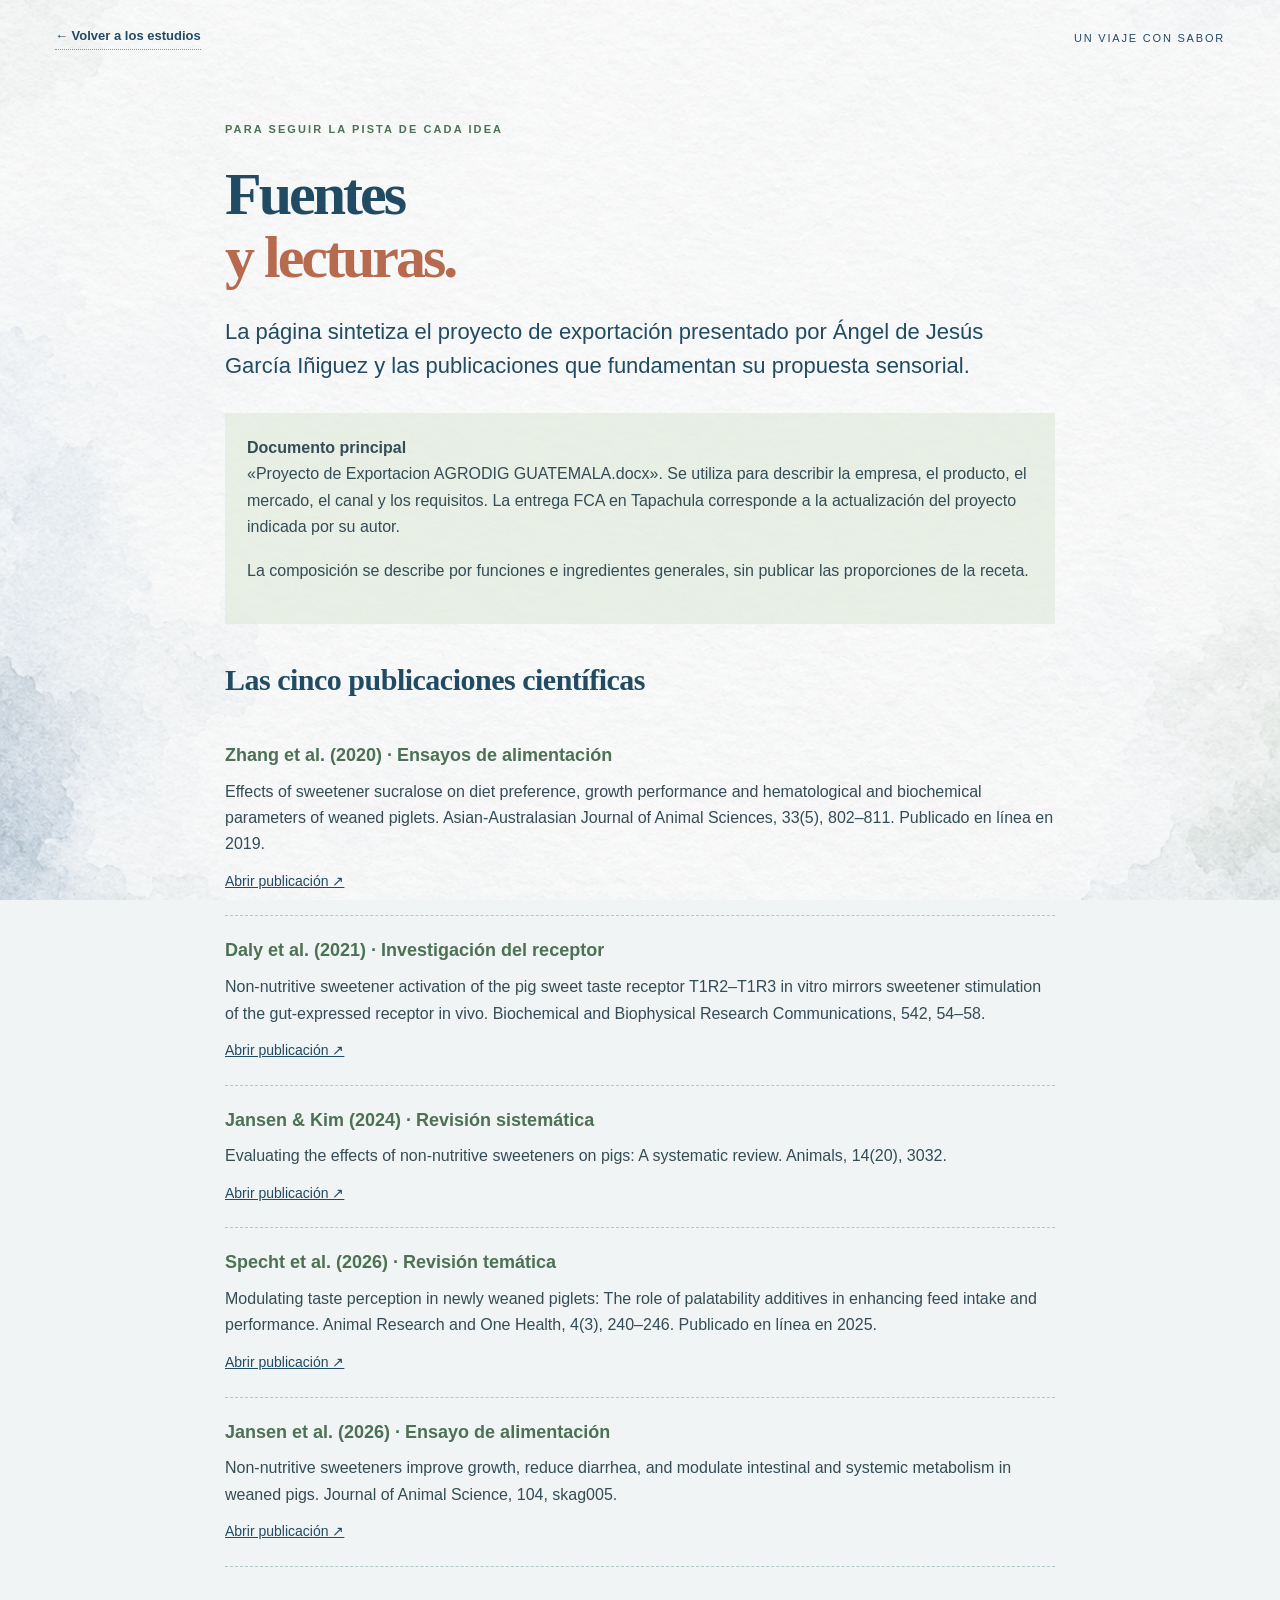
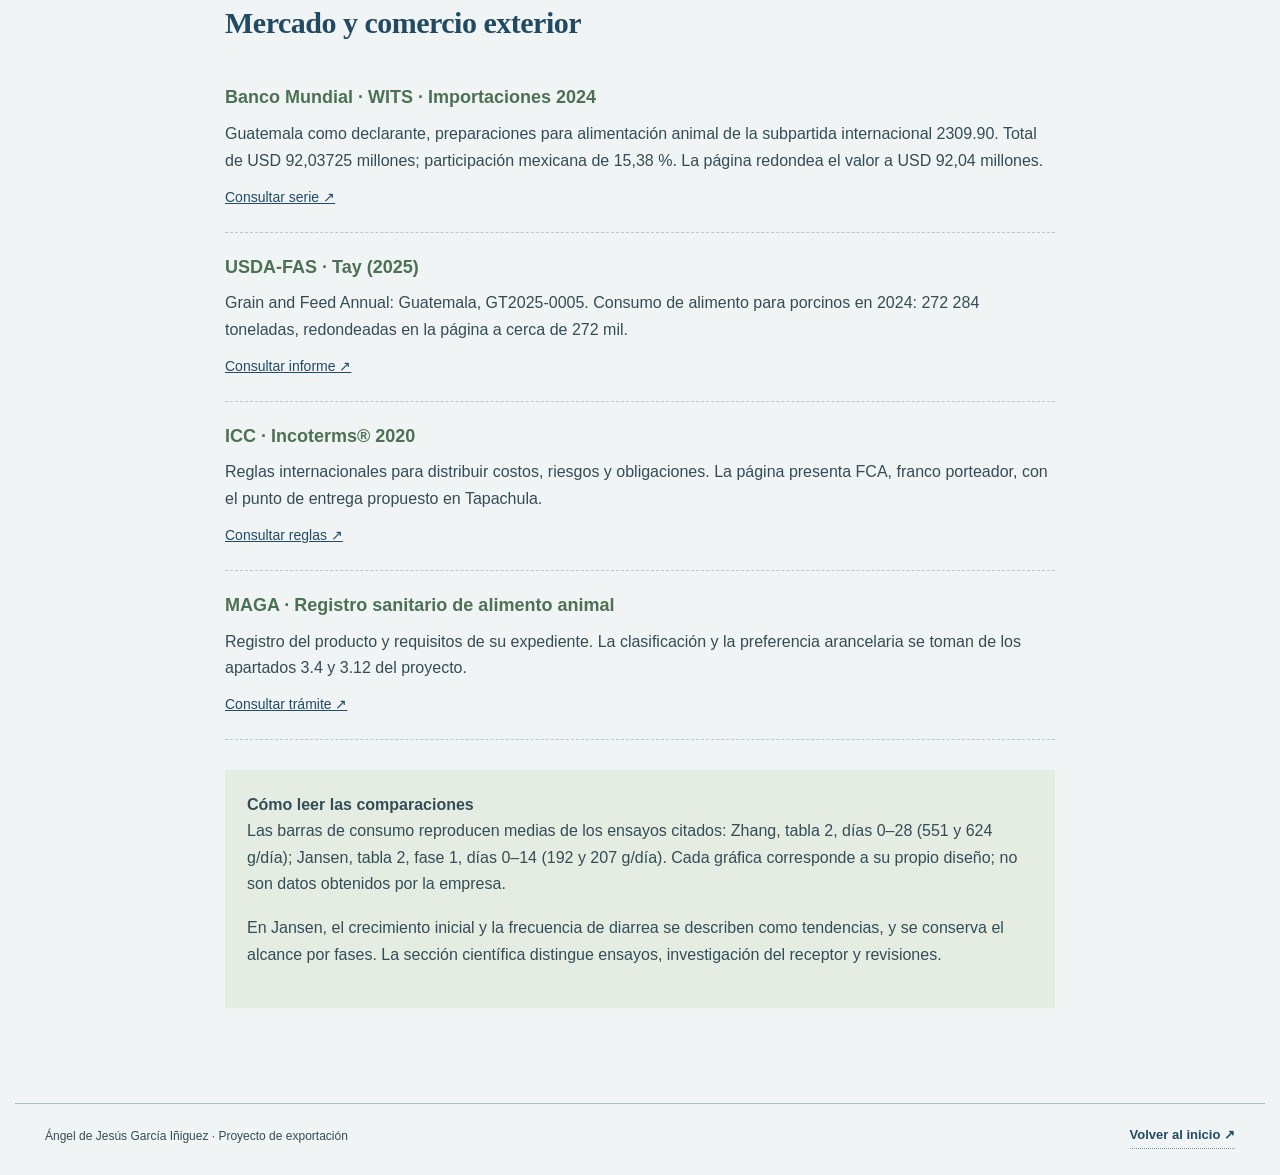
<file: fuentes.html>
<!doctype html><html lang="es"><head><meta charset="utf-8"><meta name="viewport" content="width=device-width,initial-scale=1"><title>Fuentes y lecturas · Un viaje con sabor</title><link rel="stylesheet" href="styles.css"><style>.sources-page{max-width:920px;padding-top:60px;padding-bottom:70px}.sources-page h1{font-size:60px;margin-bottom:25px}.sources-page h2{font-size:30px;margin:40px 0 25px;letter-spacing:-.5px}.source-item{padding:20px 0;border-bottom:1px dashed #b6c8cc}.source-item strong{color:var(--green)}.source-item p{font-size:16px;margin:8px 0}.source-item a{font-size:14px}.source-method{padding:22px;background:#e0eadba8;margin-top:30px;font-size:16px}@media(max-width:720px){.sources-page{padding-top:35px}.sources-page h1{font-size:43px}}</style></head><body><div class="paper"></div><header class="topbar"><a class="source-link" href="index.html#estudios">← Volver a los estudios</a><span class="top-caption">Un viaje con sabor</span></header><main class="sources-page"><p class="eyebrow">PARA SEGUIR LA PISTA DE CADA IDEA</p><h1>Fuentes<br><em>y lecturas.</em></h1><p class="lead">La página sintetiza el proyecto de exportación presentado por Ángel de Jesús García Iñiguez y las publicaciones que fundamentan su propuesta sensorial.</p><div class="source-method"><strong>Documento principal</strong><p>«Proyecto de Exportacion AGRODIG GUATEMALA.docx». Se utiliza para describir la empresa, el producto, el mercado, el canal y los requisitos. La entrega FCA en Tapachula corresponde a la actualización del proyecto indicada por su autor.</p><p>La composición se describe por funciones e ingredientes generales, sin publicar las proporciones de la receta.</p></div><h2>Las cinco publicaciones científicas</h2>
<div class="source-item"><strong>Zhang et al. (2020) · Ensayos de alimentación</strong><p>Effects of sweetener sucralose on diet preference, growth performance and hematological and biochemical parameters of weaned piglets. Asian-Australasian Journal of Animal Sciences, 33(5), 802–811. Publicado en línea en 2019.</p><a href="https://doi.org/10.5713/ajas.18.0863" target="_blank" rel="noopener noreferrer">Abrir publicación ↗</a></div>
<div class="source-item"><strong>Daly et al. (2021) · Investigación del receptor</strong><p>Non-nutritive sweetener activation of the pig sweet taste receptor T1R2–T1R3 in vitro mirrors sweetener stimulation of the gut-expressed receptor in vivo. Biochemical and Biophysical Research Communications, 542, 54–58.</p><a href="https://doi.org/10.1016/j.bbrc.2021.01.032" target="_blank" rel="noopener noreferrer">Abrir publicación ↗</a></div>
<div class="source-item"><strong>Jansen &amp; Kim (2024) · Revisión sistemática</strong><p>Evaluating the effects of non-nutritive sweeteners on pigs: A systematic review. Animals, 14(20), 3032.</p><a href="https://doi.org/10.3390/ani14203032" target="_blank" rel="noopener noreferrer">Abrir publicación ↗</a></div>
<div class="source-item"><strong>Specht et al. (2026) · Revisión temática</strong><p>Modulating taste perception in newly weaned piglets: The role of palatability additives in enhancing feed intake and performance. Animal Research and One Health, 4(3), 240–246. Publicado en línea en 2025.</p><a href="https://doi.org/10.1002/aro2.70039" target="_blank" rel="noopener noreferrer">Abrir publicación ↗</a></div>
<div class="source-item"><strong>Jansen et al. (2026) · Ensayo de alimentación</strong><p>Non-nutritive sweeteners improve growth, reduce diarrhea, and modulate intestinal and systemic metabolism in weaned pigs. Journal of Animal Science, 104, skag005.</p><a href="https://doi.org/10.1093/jas/skag005" target="_blank" rel="noopener noreferrer">Abrir publicación ↗</a></div>
<h2>Mercado y comercio exterior</h2><div class="source-item"><strong>Banco Mundial · WITS · Importaciones 2024</strong><p>Guatemala como declarante, preparaciones para alimentación animal de la subpartida internacional 2309.90. Total de USD 92,03725 millones; participación mexicana de 15,38 %. La página redondea el valor a USD 92,04 millones.</p><a href="https://wits.worldbank.org/trade/comtrade/en/country/GTM/year/2024/tradeflow/Imports/partner/ALL/product/230990" target="_blank" rel="noopener noreferrer">Consultar serie ↗</a></div><div class="source-item"><strong>USDA-FAS · Tay (2025)</strong><p>Grain and Feed Annual: Guatemala, GT2025-0005. Consumo de alimento para porcinos en 2024: 272 284 toneladas, redondeadas en la página a cerca de 272 mil.</p><a href="https://apps.fas.usda.gov/newgainapi/api/Report/DownloadReportByFileName?fileName=Grain+and+Feed+Annual_Guatemala+City_Guatemala_GT2025-0005.pdf" target="_blank" rel="noopener noreferrer">Consultar informe ↗</a></div><div class="source-item"><strong>ICC · Incoterms® 2020</strong><p>Reglas internacionales para distribuir costos, riesgos y obligaciones. La página presenta FCA, franco porteador, con el punto de entrega propuesto en Tapachula.</p><a href="https://iccwbo.org/business-solutions/incoterms-rules/incoterms-2020/" target="_blank" rel="noopener noreferrer">Consultar reglas ↗</a></div><div class="source-item"><strong>MAGA · Registro sanitario de alimento animal</strong><p>Registro del producto y requisitos de su expediente. La clasificación y la preferencia arancelaria se toman de los apartados 3.4 y 3.12 del proyecto.</p><a href="https://tramites.gob.gt/servicio/2864/" target="_blank" rel="noopener noreferrer">Consultar trámite ↗</a></div><div class="source-method"><strong>Cómo leer las comparaciones</strong><p>Las barras de consumo reproducen medias de los ensayos citados: Zhang, tabla 2, días 0–28 (551 y 624 g/día); Jansen, tabla 2, fase 1, días 0–14 (192 y 207 g/día). Cada gráfica corresponde a su propio diseño; no son datos obtenidos por la empresa.</p><p>En Jansen, el crecimiento inicial y la frecuencia de diarrea se describen como tendencias, y se conserva el alcance por fases. La sección científica distingue ensayos, investigación del receptor y revisiones.</p></div></main><footer class="footer"><span class="footer-caption">Ángel de Jesús García Iñiguez · Proyecto de exportación</span><a href="index.html" class="source-link">Volver al inicio ↗</a></footer></body></html>
</file>
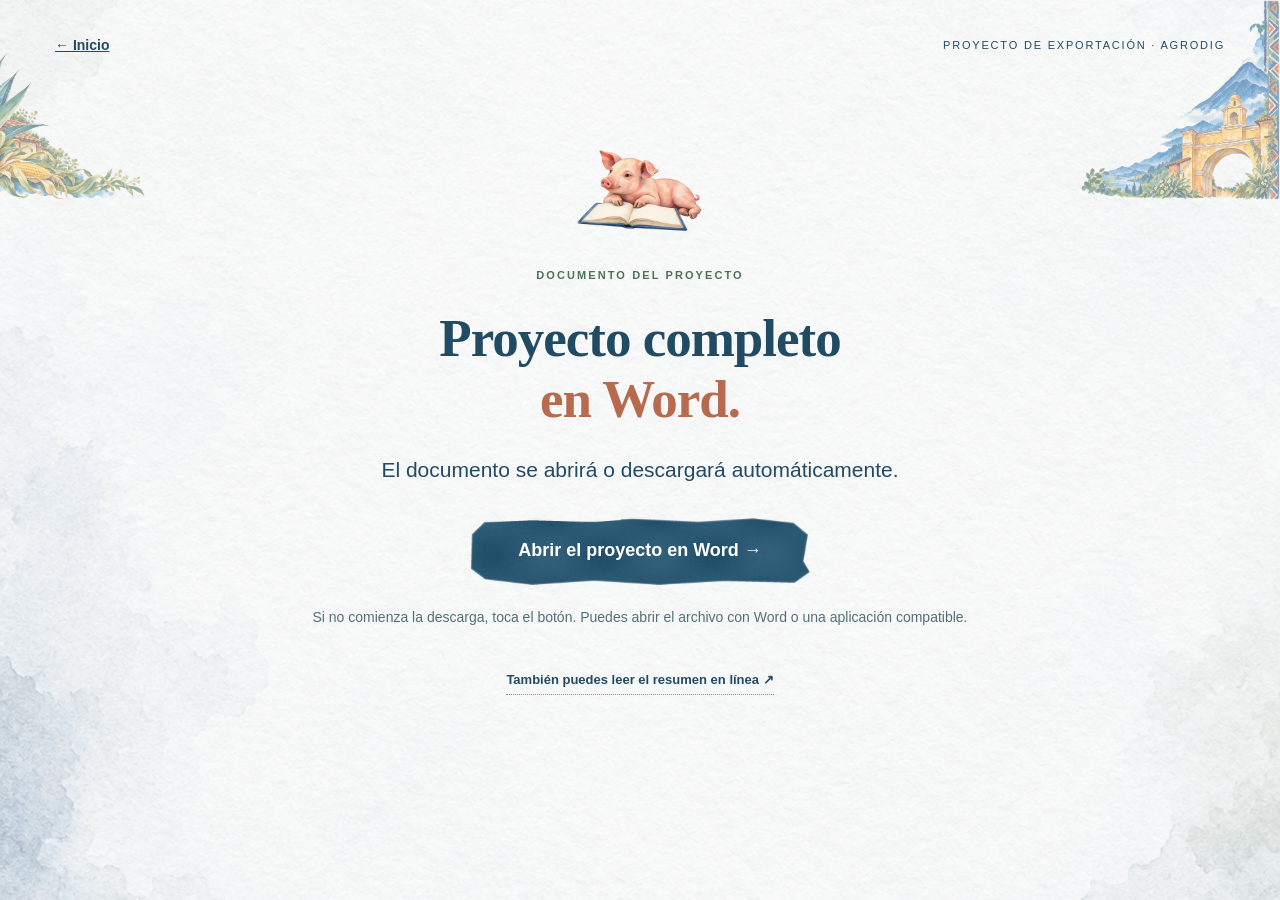
<file: proyecto.html>
<!DOCTYPE html>
<html lang="es">
<head>
  <meta charset="UTF-8"><meta name="viewport" content="width=device-width, initial-scale=1">
  <meta http-equiv="refresh" content="1;url=proyecto.docx">
  <title>Proyecto completo en Word · AGRODIG</title>
  <meta name="description" content="Acceso al documento Word del proyecto de exportación de AGRODIG a Guatemala.">
  <meta name="theme-color" content="#244f65">
  <link rel="icon" href="assets/cerdito-sentado.png">
  <link rel="stylesheet" href="styles.css?v=ods-20261020">
  <style>
    .word-access{max-width:720px;margin:40px auto;padding:25px 25px 45px;text-align:center}
    .word-access>img{display:block;width:130px;height:100px;object-fit:contain;margin:0 auto 25px}
    .word-access h1{font-size:clamp(33px,6vw,53px);line-height:1.15;letter-spacing:-1px;margin-bottom:24px}
    .word-access .lead{font-size:21px}.word-access .paint-button{display:flex;align-items:center;justify-content:center;text-decoration:none;margin:25px auto 15px;width:min(100%,350px);font-size:18px}
    .word-fallback{font-size:14px;color:#526f79}.word-access .source-link{display:inline-block;margin-top:25px}
  </style>
</head>
<body>
<div class="paper" aria-hidden="true"></div>
<img class="corner corner-mx" src="assets/esquina-mexico.png" alt="" aria-hidden="true">
<img class="corner corner-gt" src="assets/esquina-guatemala.png" alt="" aria-hidden="true">
<header class="topbar"><a class="home-link" href="./">← Inicio</a><span class="top-caption">Proyecto de exportación · AGRODIG</span></header>
<main class="word-access">
  <img src="assets/cerdito-estudios.png" alt="Cerdito en acuarela junto a un libro">
  <p class="eyebrow">DOCUMENTO DEL PROYECTO</p>
  <h1>Proyecto completo<br><em>en Word.</em></h1>
  <p class="lead">El documento se abrirá o descargará automáticamente.</p>
  <a class="paint-button blue" href="proyecto.docx" download="Proyecto de Exportacion AGRODIG Guatemala.docx">Abrir el proyecto en Word →</a>
  <p class="word-fallback">Si no comienza la descarga, toca el botón. Puedes abrir el archivo con Word o una aplicación compatible.</p>
  <a class="source-link" href="resumen.html">También puedes leer el resumen en línea ↗</a>
</main>
</body>
</html>
</file>
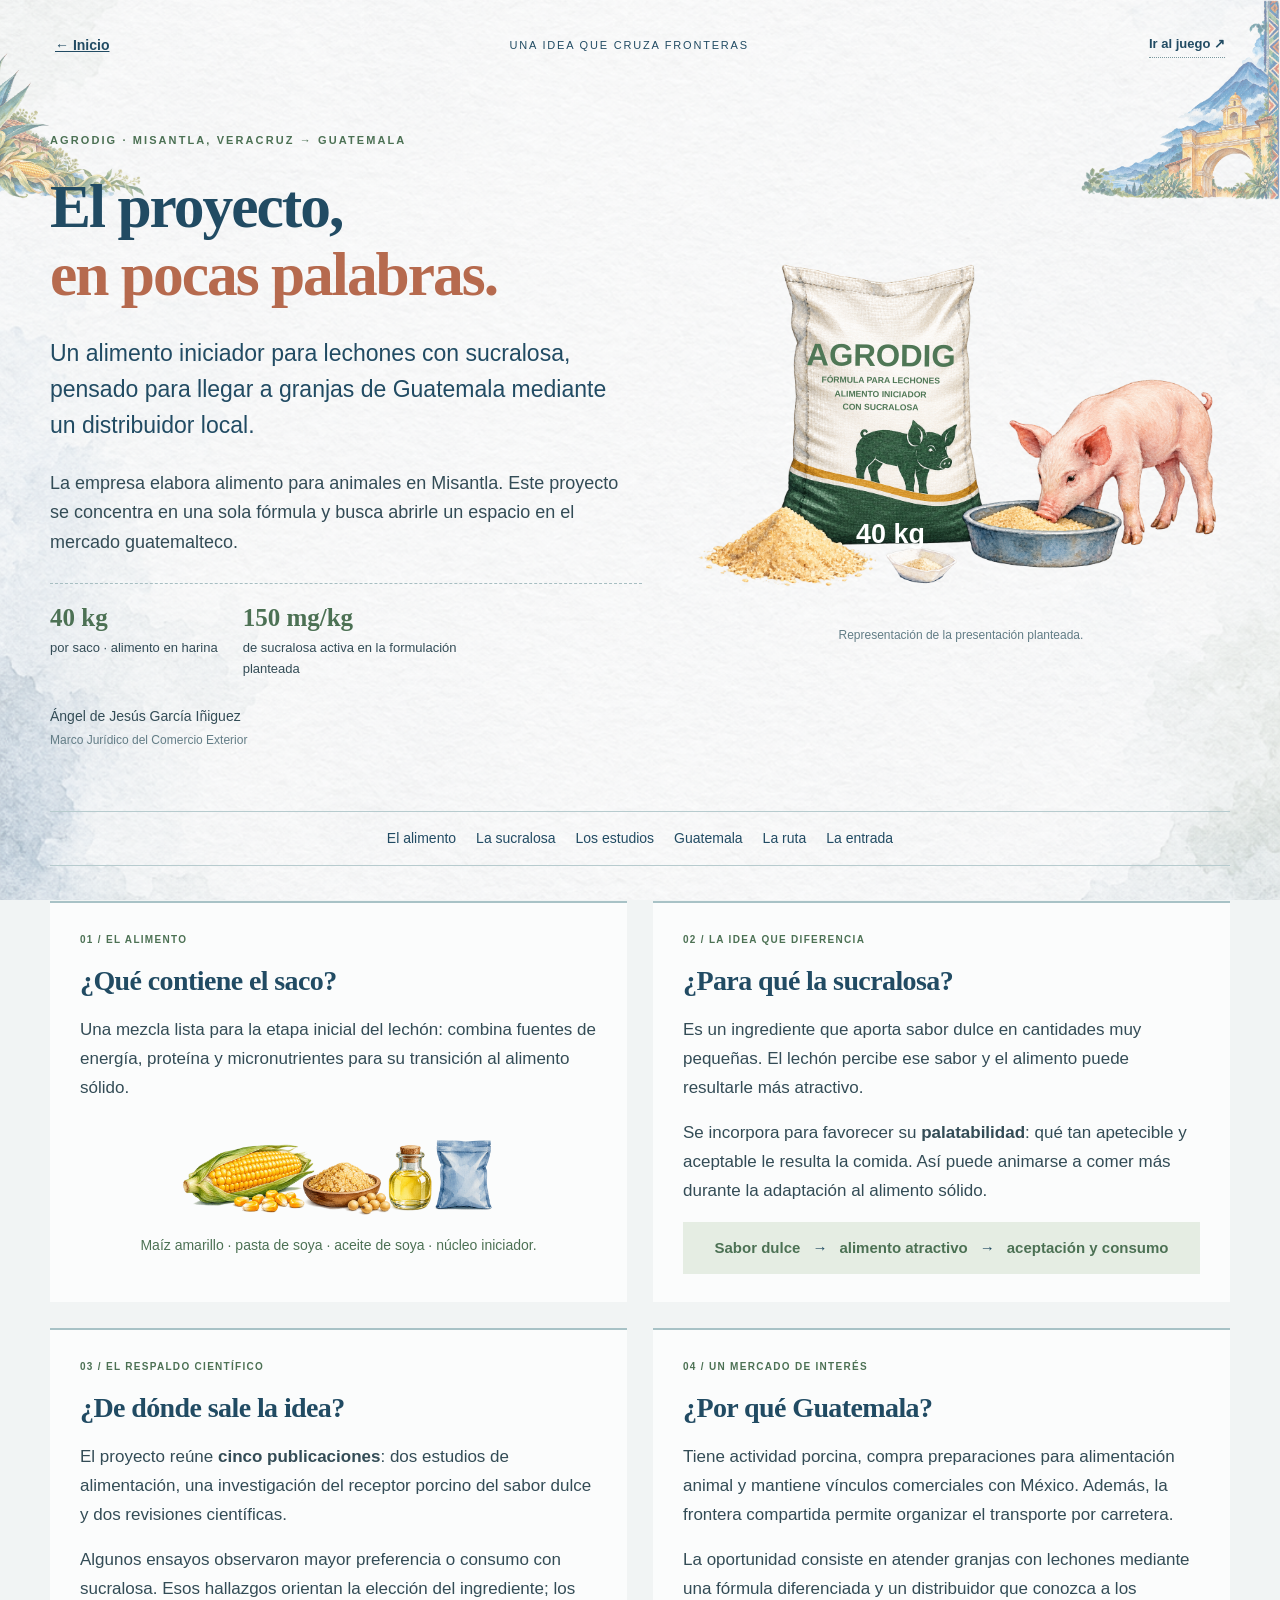
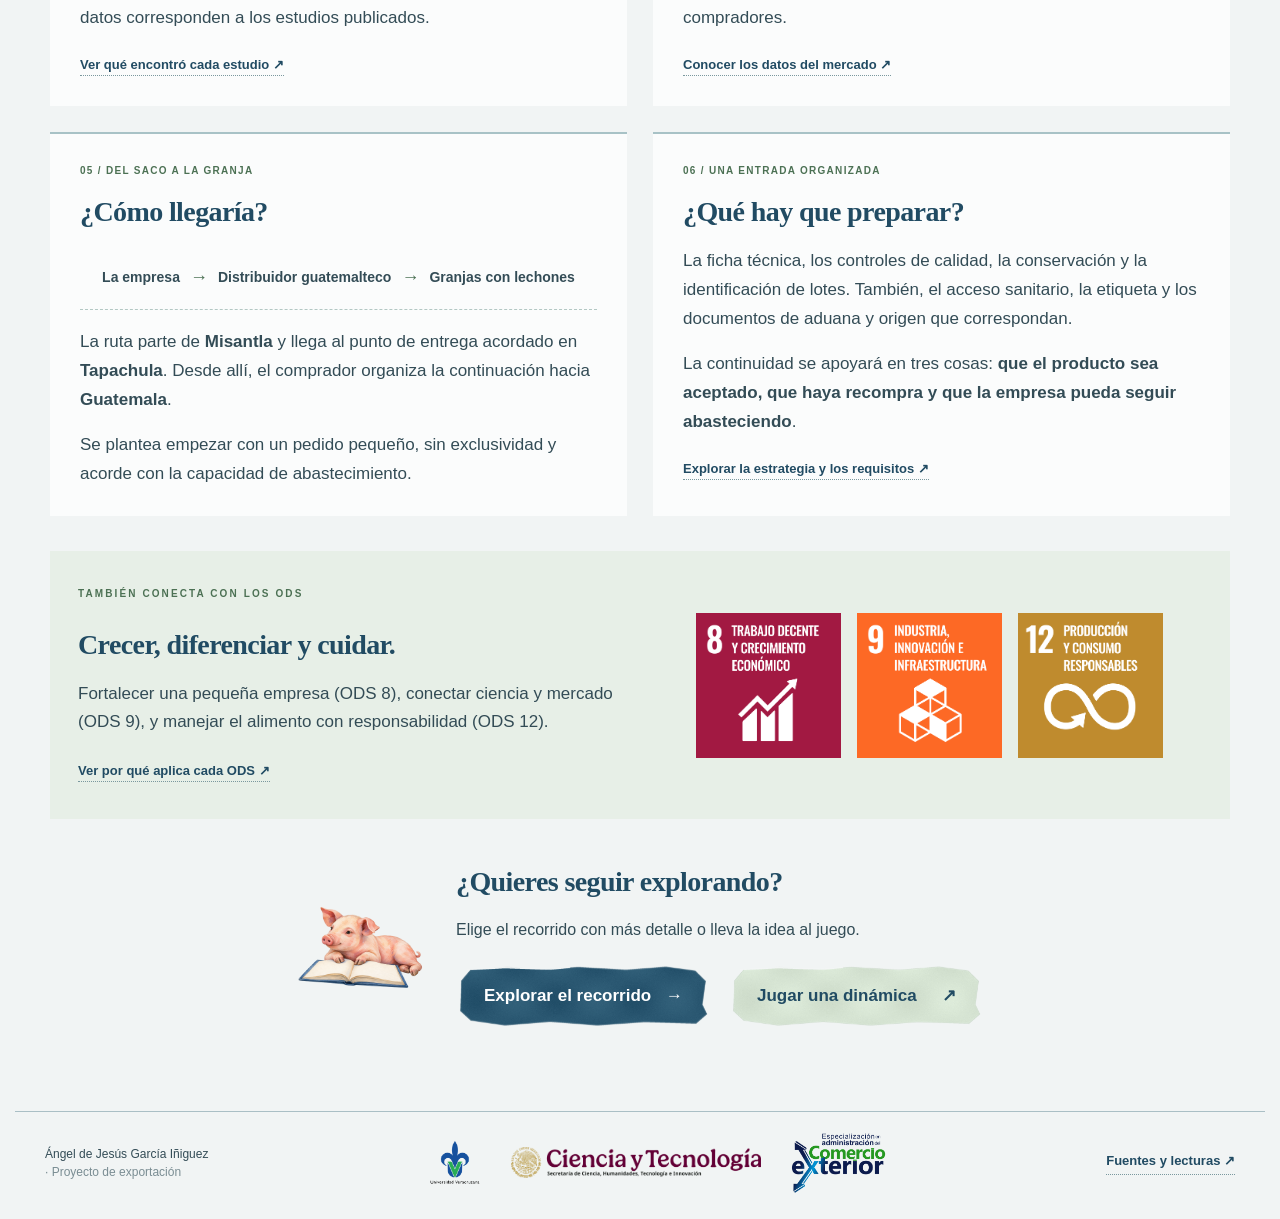
<file: resumen.html>
<!DOCTYPE html>
<html lang="es">
<head>
  <meta charset="UTF-8"><meta name="viewport" content="width=device-width, initial-scale=1">
  <title>El proyecto en breve · AGRODIG</title>
  <meta name="description" content="Conoce en pocos minutos el alimento para lechones con sucralosa de AGRODIG, su respaldo científico y la entrada al mercado guatemalteco.">
  <meta name="theme-color" content="#244f65">
  <link rel="icon" href="assets/cerdito-sentado.png">
  <link rel="stylesheet" href="styles.css?v=ods-20261020"><link rel="stylesheet" href="resumen.css">
</head>
<body>
<a class="skip" href="#resumen">Ir al contenido</a>
<div class="paper" aria-hidden="true"></div>
<img class="corner corner-mx" src="assets/esquina-mexico.png" alt="" aria-hidden="true">
<img class="corner corner-gt" src="assets/esquina-guatemala.png" alt="" aria-hidden="true">
<header class="topbar"><a class="home-link" href="./">← Inicio</a><span class="top-caption">Una idea que cruza fronteras</span><a class="source-link" href="./#juego">Ir al juego ↗</a></header>
<main id="resumen" class="project-summary" tabindex="-1">
  <section class="summary-hero" aria-labelledby="summaryTitle">
    <div>
      <p class="eyebrow">AGRODIG · MISANTLA, VERACRUZ → GUATEMALA</p>
      <h1 id="summaryTitle">El proyecto,<br><em>en pocas palabras.</em></h1>
      <p class="lead">Un alimento iniciador para lechones con sucralosa, pensado para llegar a granjas de Guatemala mediante un distribuidor local.</p>
      <p>La empresa elabora alimento para animales en Misantla. Este proyecto se concentra en una sola fórmula y busca abrirle un espacio en el mercado guatemalteco.</p>
      <div class="summary-facts"><span><strong>40 kg</strong>por saco · alimento en harina</span><span><strong>150 mg/kg</strong>de sucralosa activa en la formulación planteada</span></div>
      <p class="summary-author">Ángel de Jesús García Iñiguez<br><span>Marco Jurídico del Comercio Exterior</span></p>
    </div>
    <figure class="summary-product"><div class="product-wrap"><img src="assets/producto.png" alt="Ilustración de un saco de alimento iniciador y un lechón comiendo"><div class="bag-label"><strong>AGRODIG</strong><span>FÓRMULA PARA LECHONES</span><span>ALIMENTO INICIADOR</span><span>CON SUCRALOSA</span></div><strong class="bag-weight">40 kg</strong></div><figcaption>Representación de la presentación planteada.</figcaption></figure>
  </section>
  <nav class="summary-nav" aria-label="Ideas principales del proyecto"><a href="#alimento">El alimento</a><a href="#dulzor">La sucralosa</a><a href="#evidencia">Los estudios</a><a href="#destino">Guatemala</a><a href="#distribucion">La ruta</a><a href="#preparacion">La entrada</a></nav>
  <div class="summary-grid">
    <section class="summary-card" id="alimento" aria-labelledby="foodTitle"><p class="eyebrow">01 / EL ALIMENTO</p><h2 id="foodTitle">¿Qué contiene el saco?</h2><p>Una mezcla lista para la etapa inicial del lechón: combina fuentes de energía, proteína y micronutrientes para su transición al alimento sólido.</p><img class="summary-ingredients" src="assets/ingredientes.png" alt="Maíz amarillo, pasta de soya, aceite de soya y núcleo iniciador"><p class="summary-caption">Maíz amarillo · pasta de soya · aceite de soya · núcleo iniciador.</p></section>
    <section class="summary-card" id="dulzor" aria-labelledby="sweetTitle"><p class="eyebrow">02 / LA IDEA QUE DIFERENCIA</p><h2 id="sweetTitle">¿Para qué la sucralosa?</h2><p>Es un ingrediente que aporta sabor dulce en cantidades muy pequeñas. El lechón percibe ese sabor y el alimento puede resultarle más atractivo.</p><p>Se incorpora para favorecer su <strong>palatabilidad</strong>: qué tan apetecible y aceptable le resulta la comida. Así puede animarse a comer más durante la adaptación al alimento sólido.</p><div class="summary-flow">Sabor dulce <span aria-hidden="true">→</span> alimento atractivo <span aria-hidden="true">→</span> aceptación y consumo</div></section>
    <section class="summary-card" id="evidencia" aria-labelledby="scienceTitle"><p class="eyebrow">03 / EL RESPALDO CIENTÍFICO</p><h2 id="scienceTitle">¿De dónde sale la idea?</h2><p>El proyecto reúne <strong>cinco publicaciones</strong>: dos estudios de alimentación, una investigación del receptor porcino del sabor dulce y dos revisiones científicas.</p><p>Algunos ensayos observaron mayor preferencia o consumo con sucralosa. Esos hallazgos orientan la elección del ingrediente; los datos corresponden a los estudios publicados.</p><a class="source-link" href="./#estudios">Ver qué encontró cada estudio ↗</a></section>
    <section class="summary-card" id="destino" aria-labelledby="marketTitle"><p class="eyebrow">04 / UN MERCADO DE INTERÉS</p><h2 id="marketTitle">¿Por qué Guatemala?</h2><p>Tiene actividad porcina, compra preparaciones para alimentación animal y mantiene vínculos comerciales con México. Además, la frontera compartida permite organizar el transporte por carretera.</p><p>La oportunidad consiste en atender granjas con lechones mediante una fórmula diferenciada y un distribuidor que conozca a los compradores.</p><a class="source-link" href="./#guatemala">Conocer los datos del mercado ↗</a></section>
    <section class="summary-card" id="distribucion" aria-labelledby="routeTitle"><p class="eyebrow">05 / DEL SACO A LA GRANJA</p><h2 id="routeTitle">¿Cómo llegaría?</h2><div class="summary-channel"><strong>La empresa</strong><span aria-hidden="true">→</span><strong>Distribuidor guatemalteco</strong><span aria-hidden="true">→</span><strong>Granjas con lechones</strong></div><p>La ruta parte de <strong>Misantla</strong> y llega al punto de entrega acordado en <strong>Tapachula</strong>. Desde allí, el comprador organiza la continuación hacia <strong>Guatemala</strong>.</p><p>Se plantea empezar con un pedido pequeño, sin exclusividad y acorde con la capacidad de abastecimiento.</p></section>
    <section class="summary-card" id="preparacion" aria-labelledby="accessTitle"><p class="eyebrow">06 / UNA ENTRADA ORGANIZADA</p><h2 id="accessTitle">¿Qué hay que preparar?</h2><p>La ficha técnica, los controles de calidad, la conservación y la identificación de lotes. También, el acceso sanitario, la etiqueta y los documentos de aduana y origen que correspondan.</p><p>La continuidad se apoyará en tres cosas: <strong>que el producto sea aceptado, que haya recompra y que la empresa pueda seguir abasteciendo</strong>.</p><a class="source-link" href="./#entrada">Explorar la estrategia y los requisitos ↗</a></section>
  </div>
  <section class="summary-ods" aria-labelledby="summaryOdsTitle"><div><p class="eyebrow">TAMBIÉN CONECTA CON LOS ODS</p><h2 id="summaryOdsTitle">Crecer, diferenciar y cuidar.</h2><p>Fortalecer una pequeña empresa (ODS 8), conectar ciencia y mercado (ODS 9), y manejar el alimento con responsabilidad (ODS 12).</p><a class="source-link" href="./#ods">Ver por qué aplica cada ODS ↗</a></div><div class="summary-ods-icons"><img src="assets/ods-08.png" width="1500" height="1500" alt="ODS 8: Trabajo decente y crecimiento económico"><img src="assets/ods-09.png" width="1500" height="1500" alt="ODS 9: Industria, innovación e infraestructura"><img src="assets/ods-12.png" width="1500" height="1500" alt="ODS 12: Producción y consumo responsables"></div></section>
  <div class="summary-next"><img src="assets/cerdito-estudios.png" alt="Cerdito en acuarela junto a un libro"><div><h2>¿Quieres seguir explorando?</h2><p>Elige el recorrido con más detalle o lleva la idea al juego.</p><div class="summary-actions"><a class="paint-button blue" href="./#origen">Explorar el recorrido <span aria-hidden="true">→</span></a><a class="paint-button green" href="./#juego">Jugar una dinámica <span aria-hidden="true">↗</span></a></div></div></div>
</main>
<footer class="footer"><div class="footer-caption">Ángel de Jesús García Iñiguez <span>· Proyecto de exportación</span></div><div class="footer-logos"><img src="assets/logo-uv.png" alt="Universidad Veracruzana"><img src="assets/logo-secihti.png" alt="Secretaría de Ciencia, Humanidades, Tecnología e Innovación"><img src="assets/logo-especializacion.png" alt="Especialización en Administración del Comercio Exterior"></div><a href="fuentes.html" class="source-link">Fuentes y lecturas ↗</a></footer>
</body>
</html>
</file>
<file: styles.css>
:root{--blue:#214b63;--ink:#334c56;--green:#4c7154;--terra:#b66a4e;--pale:#dce8ec;--body:'Candara','Trebuchet MS',sans-serif;--serif:'Georgia','Times New Roman',serif}
body>.corner-gt{right:0}
*{box-sizing:border-box}body{margin:0;color:var(--ink);font:18px/1.65 var(--body);background:#f1f4f4}button,a{-webkit-tap-highlight-color:transparent}button{font:inherit;color:inherit;cursor:pointer}button:disabled{cursor:default;opacity:.32}a{color:var(--blue)}button:focus-visible,a:focus-visible,summary:focus-visible{outline:3px solid var(--terra);outline-offset:5px}button{border:0}button img{pointer-events:none}img{max-width:100%;height:auto}p{margin:0 0 1.1em}strong{font-weight:700}h1,h2,h3{font-family:var(--serif);font-weight:700;line-height:1.06;color:var(--blue);margin:0}h1{font-size:clamp(56px,6.7vw,98px);letter-spacing:-3px}h2{font-size:clamp(40px,4.2vw,64px);letter-spacing:-2px}h3{font-size:28px;line-height:1.25}em{font-style:normal;color:var(--terra)}[hidden]{display:none!important}.paper{position:fixed;inset:0;z-index:-2;background:linear-gradient(#ffffff70,#ffffff70),url('assets/fondo.png') center/cover;pointer-events:none}.corner{position:absolute;top:0;width:230px;z-index:-1;pointer-events:none;opacity:.65}.corner-mx{left:-55px}.corner-gt{right:-36px}.topbar{max-width:1440px;margin:auto;padding:25px 55px 10px;display:flex;align-items:center;justify-content:space-between;gap:16px;font-size:14px;color:var(--blue)}.home-link,.sound-control{background:none;padding:9px 0}.home-link{font-weight:700}.hand-arrow{display:inline-block;font-size:26px;line-height:1;margin-right:10px}.top-caption{letter-spacing:1.8px;text-transform:uppercase;font-size:11px}.sound-control{border-bottom:1px dashed #86a2ab}.skip{position:fixed;top:-100px;left:16px;z-index:30;padding:10px;background:white}.skip:focus{top:10px}main{max-width:1320px;margin:auto;min-height:calc(100vh - 230px);padding:0 45px;outline:none}.welcome{display:grid;grid-template-columns:1.05fr 1fr;align-items:center;min-height:650px;gap:15px;padding:45px 0 30px}.eyebrow{font-size:11px;letter-spacing:2.1px;font-weight:700;color:var(--green);margin-bottom:24px}.welcome-copy{position:relative;z-index:2}.welcome-question{font-size:23px;line-height:1.45;margin:29px 0 23px;max-width:490px}.choices{display:flex;flex-direction:column;align-items:flex-start;gap:4px}.paint-button{display:flex;align-items:center;justify-content:center;gap:22px;width:320px;min-height:79px;background:transparent center/100% 100% no-repeat;padding:20px 25px;font-size:19px;font-weight:700;transition:transform .22s,filter .22s;position:relative}.paint-button:hover{transform:translateY(-3px) rotate(-.7deg);filter:brightness(1.07)}.paint-button:active{transform:scale(.97)}.paint-button.blue{background-image:url('assets/boton-azul-base.png');color:white}.paint-button.green{background-image:url('assets/boton-verde-base.png');color:var(--blue)}.paint-button.paper{background-image:url('assets/boton-papel-base.png');color:var(--blue)}.button-arrow{font-size:28px;line-height:1}.small-note{font-size:13px;margin:10px 0 28px;color:#637b82}.author{display:flex;gap:15px;align-items:center;font-size:15px;line-height:1.4}.author-line{display:inline-block;width:42px;border-top:2px solid var(--terra)}.author p{margin:0}.author span{font-size:12px;color:#6b8088}.welcome-art{position:relative;min-height:600px;display:flex;align-items:center;justify-content:center;padding-top:110px}.hero-pig{width:100%;position:relative;margin-top:25px;animation:breathe 5s ease-in-out infinite}.pig-button{background:none;padding:0;display:block;border-radius:30%;transition:filter .2s;transform-origin:center 75%}.pig-button:hover{filter:brightness(1.03)}.pig-button.is-oinking{animation:boop .65s ease-out!important}.country-line{position:absolute;top:18px;left:18%;width:70%;display:flex;align-items:center;gap:15px}.country-line img{width:100px;max-height:130px;object-fit:contain}.dotted-flight{font-size:19px;color:#73919a;letter-spacing:3px}.welcome-note{position:absolute;top:155px;right:5px;transform:rotate(5deg);font-family:var(--serif);font-size:18px;color:var(--green);line-height:1.5}.pig-hint{position:absolute;bottom:40px;right:24%;font-size:14px;transform:rotate(-5deg);color:var(--terra)}.welcome-reader{position:absolute;width:145px;bottom:-7px;right:2px;transform:rotate(6deg);pointer-events:none}
.chapter-nav{padding-top:22px;margin-bottom:35px}.chapter-nav>div:first-child{display:flex;justify-content:space-between;gap:10px}.chapter-nav button{padding:8px 6px;background:none;color:#74878c;font-size:13px}.chapter-nav button span{margin-right:7px;font-size:10px;font-weight:700}.chapter-nav button.active{color:var(--blue);font-weight:700}.progress-line{height:2px;background:#c4d4d7;margin-top:13px}.progress-line span{display:block;width:14.28%;height:3px;background:var(--green);transition:width .5s}.chapter{display:grid;grid-template-columns:1fr 1fr;gap:60px;align-items:center;min-height:530px;animation:chapterIn .7s cubic-bezier(.2,.6,.2,1)}.chapter h2{margin-bottom:27px}.chapter .eyebrow{margin-bottom:20px}.chapter-copy>p{max-width:560px}.lead{font-size:22px;line-height:1.55;color:var(--blue)}.margin-note{font-size:17px;color:var(--green);border-left:2px solid #91ad95;padding:6px 0 6px 18px;margin:22px 0}.ink-facts{display:flex;gap:26px;margin:26px 0;flex-wrap:wrap}.ink-facts strong{display:block;color:var(--blue);font-family:var(--serif);font-size:24px}.ink-facts span{font-size:13px}.chapter-visual{position:relative}.origin-art img{width:100%;transform:rotate(-1deg)}.art-caption{font-family:var(--serif);font-size:24px;color:var(--green);line-height:1.4;text-align:center;transform:rotate(-3deg);margin-top:20px}.ingredient-switch{display:flex;gap:15px;margin-top:22px;border-bottom:1px solid #c4d4d7}.ingredient-switch button{background:none;padding:8px 4px;color:#6c8187;font-size:16px}.ingredient-switch [aria-selected=true]{color:var(--green);border-bottom:2px solid var(--green);font-weight:700}.ingredient-explainer{padding:15px 0;min-height:88px;font-size:17px}.dose-note{display:flex;align-items:center;gap:23px;padding:18px 22px;background:#dce8d8b5;clip-path:polygon(1% 5%,95% 0,100% 5%,98% 96%,4% 100%,0 92%)}.dose-note strong{font:700 26px var(--serif);white-space:nowrap;color:var(--green)}.dose-note span{font-size:13px;line-height:1.55}.product-wrap{position:relative}.product-wrap>img{display:block;width:100%}.bag-label{position:absolute;top:24%;left:18.5%;width:33%;text-align:center;color:#4f7756;line-height:1.7;transform:rotate(.6deg)}.bag-label strong{display:block;font-size:clamp(19px,2.35vw,32px);line-height:1.4}.bag-label span{display:block;font-size:clamp(6px,.69vw,10px);font-weight:bold}.bag-weight{position:absolute;top:72.5%;left:30.5%;font-size:21px;color:white}.ingredient-art{display:block;width:60%;max-height:130px;object-fit:contain;margin:10px auto}.art-footnote{font-size:13px;color:#6b8189;text-align:center;margin:12px 0}.sensory-pig{width:230px;margin:10px auto 20px}.sensory-path{display:grid;grid-template-columns:1fr 40px 1fr 40px 1fr;align-items:center;gap:6px}.sensory-path>img{animation:arrowNudge 2.5s ease-in-out infinite}.sensory-step{background:url('assets/boton-papel-base.png') center/100% 100% no-repeat;min-height:80px;padding:12px;font-size:17px;font-weight:bold;line-height:1.2;color:var(--blue);transition:transform .25s}.sensory-step.selected{background-image:url('assets/boton-verde-base.png');transform:translateY(-5px)}.sensory-result{background:#dce8d8b5;padding:25px;margin-top:20px;border-radius:2px 18px 7px 12px;min-height:115px;font-size:18px;color:var(--green)}
.scientific-chapter{display:block}.science-intro{display:grid;grid-template-columns:1fr 1fr;gap:60px;align-items:center;margin-bottom:32px}.science-overview p:last-child{font-size:17px}.research-desk{display:grid;grid-template-columns:230px 1fr;gap:30px}.paper-tabs{display:flex;flex-direction:column;position:relative;padding-bottom:95px}.paper-tabs button{text-align:left;background:none;padding:14px 15px;color:#526d79;line-height:1.3;border-bottom:1px dashed #bdcdd0;font-size:20px;transition:transform .2s}.paper-tabs button span{display:block;font-size:13px;font-weight:400;margin-top:3px;color:#71898d}.paper-tabs [aria-selected=true]{background:url('assets/boton-papel-base.png') center/100% 100%;color:var(--blue);font-weight:bold;transform:translateX(6px)}.paper-pig{width:115px;position:absolute;bottom:0;left:10px;transform:rotate(-4deg)}.study-sheet{background:#ffffffb5;padding:32px 42px 27px;box-shadow:0 4px 24px #214b6312;clip-path:polygon(0 1%,98% 0,100% 1%,99% 98%,98% 100%,0 99%);border-top:2px solid #bdcdd0;min-height:485px;animation:chapterIn .4s ease-out}.study-type{font-size:11px;letter-spacing:1.5px;font-weight:bold;color:var(--green);margin-bottom:12px}.study-sheet h3{font-size:30px;max-width:620px;margin-bottom:20px}.study-sheet p{font-size:17px;line-height:1.65}.study-meta{display:flex;gap:8px;flex-wrap:wrap;margin-bottom:19px}.study-meta span{background:#e8efee;padding:3px 9px;font-size:12px;color:#52707a}.chart-title{font-size:12px!important;margin-bottom:10px!important;color:#6c8289}.mini-chart{max-width:540px;margin:20px 0}.bar-row{display:grid;grid-template-columns:100px 1fr 80px;gap:13px;align-items:center;font-size:14px;margin:9px 0}.bar-track{height:15px;background:#e9eeee;border-radius:3px}.bar-fill{height:100%;width:var(--value);background:#7394a7;border-radius:3px;transform-origin:left;animation:barGrow .65s ease}.bar-fill.sucralose{background:#648869}.study-bottom{font-size:14px!important;color:var(--green);padding-left:14px;border-left:2px solid #abc5ae}.source-link{font-size:13px;font-weight:700;text-decoration:none;border-bottom:1px dotted #7a989e;padding-bottom:3px}.source-link:hover{color:var(--terra)}.research-takeaway{display:grid;grid-template-columns:190px 1fr;gap:20px;align-items:start;padding:26px 0;margin-top:20px;border-top:1px dashed #a7bdc5}.research-takeaway strong{font:700 20px/1.4 var(--serif);color:var(--green)}.research-takeaway p{font-size:16px;margin:0}.research-takeaway>span{grid-column:2;font-size:12px;color:#748a90;margin-top:-13px}.market-flag{width:130px;display:block;margin:0 auto 15px}.market-stats{display:flex;flex-direction:column;gap:19px;padding:0 30px}.market-stats>div{display:grid;grid-template-columns:175px 1fr;gap:20px;align-items:center;padding-bottom:18px;border-bottom:1px dashed #adc2c9}.market-stats strong{font:700 31px/1.2 var(--serif);color:var(--green)}.market-stats span{font-size:15px;line-height:1.5}.scope-note{font-size:13px;line-height:1.6;padding:10px 30px;margin-top:10px;color:#637d84}.definition{padding:18px 21px;background:#dce8ecbb;margin:25px 0}.definition strong{color:var(--blue);font-size:20px}.definition p{font-size:16px;margin:5px 0}.definition span{font-size:12px;color:#62808d}.route-detail{min-height:114px;font-size:16px;border-left:2px solid var(--green);padding-left:18px}.route-detail strong{color:var(--green)}.route-detail p{margin:7px 0}.map-wrap{position:relative;width:100%;overflow:hidden}.map-wrap>img:first-child{display:block;width:100%}.map-lines{position:absolute;inset:0;width:100%;height:100%;overflow:visible}.map-lines path{fill:none;stroke:var(--blue);stroke-width:4.5;stroke-linecap:round;stroke-dasharray:150;animation:routeDraw 2s ease both}.map-lines path.buyer-route{stroke:var(--terra);stroke-dasharray:7 6;animation:none}.map-lines circle{fill:white;stroke:var(--blue);stroke-width:3}.map-lines .buyer-pin{stroke:var(--terra)}.map-lines text{font:700 25px var(--serif);fill:var(--blue)}.route-truck{position:absolute;width:68px;left:66%;top:65%;animation:truckTrip 7s ease-in-out infinite}.route-stops{display:grid;grid-template-columns:1fr 15px 1fr 15px 1fr;align-items:center;margin-top:10px;gap:5px}.route-stops button{background:none;padding:11px 7px;font-size:16px;line-height:1.4;color:var(--blue);border-bottom:2px solid transparent}.route-stops button.selected{border-color:var(--green);background:#e0eadc9c}.route-stops button span{display:block;font-size:11px;color:#6b8188}.map-legend{display:flex;justify-content:center;flex-wrap:wrap;gap:17px;font-size:12px;margin:20px 0}.map-legend i{display:inline-block;width:25px;border-top:3px solid var(--blue);margin-right:7px}.map-legend .buyer{border-top:3px dashed var(--terra)}.channel{display:flex;align-items:center;gap:10px;margin:20px 0}.channel>div{width:30%;text-align:center;line-height:1.3}.channel>div img{display:block;width:100%;height:110px;object-fit:contain}.channel strong{font-size:13px}.channel>.channel-arrow{width:25px}.access-notebook{padding:30px;background:#fff9;border-top:2px solid #c2d2d7}.access-notebook h3{margin-bottom:20px;font-size:25px}.access-notebook details{border-bottom:1px dashed #b6c8c9;padding:15px 0}.access-notebook summary{font-weight:bold;cursor:pointer;color:var(--green);font-size:17px}.access-notebook details p{font-size:15px;margin:12px 0 3px}.access-notebook .paint-button{width:280px;min-height:70px;margin:18px auto 0;font-size:16px}.journey-controls{display:flex;align-items:center;justify-content:center;gap:25px;margin:35px 0 25px;text-align:center}.journey-controls>div{min-width:245px}.journey-controls span{font-size:12px;letter-spacing:3px;font-weight:bold;color:var(--green)}.journey-controls p{font-size:13px;margin:4px 0}.arrow-button{width:75px;height:64px;background:url('assets/boton-papel-base.png') center/100% 100% no-repeat;padding:15px 16px;transition:transform .2s}.arrow-button:hover:not(:disabled){transform:translateX(3px)}.arrow-button img{width:43px;display:block}.reverse{transform:rotate(180deg)}.next-arrow img{animation:arrowNudge 2.3s ease-in-out infinite}.footer{max-width:1250px;margin:25px auto 0;padding:20px 30px 26px;border-top:1px solid #aabfc5;display:flex;align-items:center;justify-content:space-between;gap:25px}.footer-caption{font-size:12px;line-height:1.5}.footer-caption span{display:block;color:#7a8d93}.footer-logos{display:flex;align-items:center;gap:30px;max-width:520px}.footer-logos img:first-child{width:52px;max-height:70px;object-fit:contain}.footer-logos img:nth-child(2){width:250px}.footer-logos img:nth-child(3){width:95px}.footer>.source-link{white-space:nowrap}.pig-reaction{position:fixed;pointer-events:none;z-index:50;padding:10px 20px;background:#e1ebdcdc;color:var(--green);border:1px solid #97b299;border-radius:50% 40% 50% 35%;font:700 25px var(--serif);opacity:0;transform:translateY(12px);transition:opacity .15s,transform .2s}.pig-reaction.show{opacity:1;transform:translateY(0)}.transition-pig{position:fixed;width:140px;bottom:8px;left:-180px;z-index:40;pointer-events:none}.transition-pig.run{animation:pigCross .8s ease-in-out}.transition-pig img{width:100%}dialog{border:0;padding:36px 45px;max-width:490px;width:calc(100% - 30px);background:#f1f4f4 url('assets/fondo.png') center/cover;color:var(--ink);text-align:center;box-shadow:0 15px 90px #0b27334a}dialog::backdrop{background:#213e4e80;backdrop-filter:blur(5px)}dialog>img{width:100px;height:100px;object-fit:contain}dialog h2{font-size:39px;margin-bottom:20px}dialog p{font-size:17px}dialog .eyebrow{font-size:9px;margin-top:12px}dialog .paint-button{margin:auto;width:290px}.dialog-close{position:absolute;top:10px;right:15px;font-size:28px;background:none}.noscript{padding:30px;text-align:center}.is-changing .chapter{opacity:.3;transform:translateY(5px);transition:opacity .15s,transform .15s}
@keyframes breathe{0%,100%{transform:translateY(0) rotate(-.4deg)}50%{transform:translateY(-7px) rotate(.4deg)}}@keyframes boop{0%,100%{transform:scale(1)}30%{transform:scale(.94,1.06) rotate(-2deg)}60%{transform:scale(1.045,.97) rotate(2deg)}}@keyframes chapterIn{from{opacity:0;transform:translateY(20px)}to{opacity:1;transform:translateY(0)}}@keyframes arrowNudge{0%,100%{transform:translateX(0)}55%{transform:translateX(5px)}}@keyframes barGrow{from{transform:scaleX(0)}to{transform:scaleX(1)}}@keyframes routeDraw{from{stroke-dashoffset:150}to{stroke-dashoffset:0}}@keyframes truckTrip{0%,12%{left:66%;top:65%;transform:rotate(9deg)}70%,100%{left:81%;top:85%;transform:rotate(0)}}@keyframes pigCross{0%{left:-180px;transform:rotate(-10deg)}50%{transform:translateY(-20px) rotate(3deg)}100%{left:calc(100% + 20px);transform:rotate(-3deg)}}
@media(min-width:1500px){main{min-height:710px}.welcome{min-height:720px}.welcome-art{min-height:650px}}
@media(max-width:1000px){main{padding:0 28px}.topbar{padding:20px 28px}.welcome{grid-template-columns:1.1fr 1fr;gap:0;min-height:600px}.welcome-art{min-height:530px}.welcome-note{top:140px;font-size:15px;right:0}.country-line{left:10%;width:85%;gap:10px}.country-line img{width:75px}.dotted-flight{letter-spacing:1px;font-size:14px}.pig-hint{bottom:80px;font-size:12px}.welcome-reader{width:115px;bottom:20px}.chapter{gap:35px}.chapter h2{font-size:43px}.lead{font-size:20px}.science-intro{gap:35px}.research-desk{grid-template-columns:195px 1fr;gap:20px}.study-sheet{padding:25px}.market-stats{padding:0}.market-stats>div{grid-template-columns:150px 1fr}.market-stats strong{font-size:27px}.scope-note{padding:10px 0}.footer-logos{gap:18px}.footer-logos img:nth-child(2){width:190px}.footer-logos img:nth-child(3){width:80px}.footer{gap:18px}.product-wrap .bag-weight{font-size:17px}.sensory-step{font-size:14px}.sensory-path{grid-template-columns:1fr 27px 1fr 27px 1fr}.dose-note{flex-direction:column;align-items:start;gap:6px}}
@media(max-width:720px){body{font-size:17px}.topbar{padding:15px 20px 0}.top-caption{display:none}main{padding:0 22px}.corner{width:170px;opacity:.42}.welcome{display:flex;flex-direction:column;padding-top:43px;min-height:0}.welcome-copy{width:100%}h1{font-size:66px;letter-spacing:-2px}.eyebrow{font-size:9px;letter-spacing:1.6px}.welcome-question{font-size:21px;margin:22px 0 16px;max-width:400px}.desktop-br{display:none}.choices{width:100%}.paint-button{width:min(100%,330px);min-height:73px;font-size:18px}.small-note{font-size:12px;margin-bottom:18px}.author{font-size:13px}.author span{font-size:11px}.welcome-art{min-height:420px;width:100%;max-width:460px;padding-top:70px}.hero-pig{width:90%;margin-top:15px}.country-line{left:22%;width:65%;top:4px}.country-line img{width:60px}.welcome-note{font-size:14px;top:82px;right:8px}.pig-hint{bottom:38px;right:30%}.welcome-reader{bottom:0;width:105px}.chapter-nav{overflow-x:auto;margin:22px -22px 28px;padding:0 22px;scrollbar-width:thin}.chapter-nav>div:first-child{width:max-content;gap:21px}.chapter-nav button{white-space:nowrap;font-size:12px}.chapter-nav button span{margin-right:4px}.progress-line{min-width:530px}.chapter{grid-template-columns:1fr;gap:20px;min-height:0;align-items:start}.chapter h2{font-size:44px;letter-spacing:-1.5px;margin-bottom:24px}.chapter .eyebrow{margin-bottom:15px}.lead{font-size:21px}.chapter-visual{max-width:520px;width:100%;margin:auto}.origin-art img{max-height:330px;object-fit:contain}.art-caption{font-size:21px;margin-top:0}.ink-facts{gap:18px}.ink-facts strong{font-size:22px}.ink-facts span{font-size:12px}.ingredient-explainer{min-height:74px;font-size:16px}.dose-note{flex-direction:row;gap:15px;padding:16px}.dose-note strong{font-size:23px}.dose-note span{font-size:11px}.product-art{max-width:450px}.bag-label strong{font-size:25px}.bag-label span{font-size:8px}.product-wrap .bag-weight{font-size:19px}.ingredient-art{max-height:95px}.sensory-pig{width:190px;margin-top:5px}.sensory-path{grid-template-columns:1fr 25px 1fr 25px 1fr;gap:3px}.sensory-step{font-size:15px;min-height:77px;padding:11px 6px}.sensory-result{font-size:17px;padding:20px;min-height:112px}.science-intro{grid-template-columns:1fr;gap:0;margin-bottom:20px}.science-intro h2{margin-bottom:20px}.research-desk{display:block}.paper-tabs{flex-direction:row;overflow-x:auto;padding:0 0 12px;gap:5px;margin:0 -22px 8px;padding-left:22px;scroll-snap-type:x proximity}.paper-tabs button{flex:0 0 148px;padding:13px 10px;font-size:17px;scroll-snap-align:start}.paper-tabs button span{font-size:11px}.paper-pig{display:none}.paper-tabs [aria-selected=true]{transform:none}.study-sheet{padding:25px 22px;min-height:0}.study-sheet h3{font-size:27px}.study-sheet p{font-size:16px}.bar-row{grid-template-columns:76px 1fr 65px;gap:8px;font-size:12px}.research-takeaway{display:block;padding:20px 0}.research-takeaway p{margin:10px 0;font-size:15px}.research-takeaway>span{font-size:11px}.market-stats>div{grid-template-columns:150px 1fr;gap:14px}.market-stats strong{font-size:26px}.market-stats span{font-size:14px}.market-flag{width:100px}.scope-note{font-size:12px}.route-art{max-width:470px}.route-truck{width:52px}.route-stops button{font-size:14px}.route-stops button span{font-size:10px}.map-legend{font-size:11px;gap:12px}.channel>div img{height:85px}.channel strong{font-size:11px}.access-notebook{padding:25px 20px}.access-notebook h3{font-size:23px}.access-notebook summary{font-size:16px}.journey-controls{gap:12px;margin:28px 0 15px}.journey-controls>div{min-width:185px;max-width:220px}.journey-controls p{font-size:11px}.arrow-button{width:55px;height:53px;padding:12px}.arrow-button img{width:34px}.footer{margin:26px 22px 0;padding:22px 0;flex-direction:column;gap:20px;text-align:center}.footer-caption span{display:inline}.footer-logos{gap:22px;width:100%;max-width:350px;justify-content:center}.footer-logos img:first-child{width:42px}.footer-logos img:nth-child(2){width:180px}.footer-logos img:nth-child(3){width:70px}.transition-pig{width:90px}.art-footnote{font-size:12px}.dialog-close{font-size:25px}dialog{padding:25px}dialog h2{font-size:34px}dialog .paint-button{width:100%}}
@media(prefers-reduced-motion:reduce){*,*::before,*::after{animation:none!important;transition:none!important;scroll-behavior:auto!important}}

body>.corner{width:200px;opacity:.5}
@media(max-width:768px){body>.corner{width:170px;opacity:.35}}


@media(max-width:768px){.chapter,.chapter-copy,.chapter-visual{min-width:0}.route-art{width:100%}#title-5 em{font-size:clamp(30px,8.6vw,40px);letter-spacing:-1.5px}}

/* ODS chapter: official icons, original paper texture and editorial type. */
.ods-shortcut{display:inline-block;margin:0 0 24px;font-size:14px}
.ods-chapter{display:block}
.ods-intro{display:grid;grid-template-columns:1fr 1fr;gap:60px;align-items:center;margin-bottom:35px}
.ods-intro h2{margin-bottom:15px}
.ods-cards{display:grid;grid-template-columns:repeat(3,minmax(0,1fr));gap:24px;align-items:start}
.ods-card{background:#ffffffaa;padding:24px 22px 26px;border-top:2px solid #a9c1c7;box-shadow:0 6px 20px #244f6509;animation:chapterIn .5s ease-out both}
.ods-card:nth-child(2){animation-delay:.08s}.ods-card:nth-child(3){animation-delay:.16s}
.ods-card-heading{display:flex;align-items:center;gap:16px;margin-bottom:22px}
.ods-card-heading img{display:block;width:116px;height:116px;object-fit:contain;flex-shrink:0}
.ods-card-heading .eyebrow{font-size:9px;letter-spacing:.8px;margin-bottom:10px}
.ods-card h3{font:700 24px/1.25 var(--serif);color:var(--blue);margin:0}
.ods-card>p{font-size:16px;line-height:1.65;margin:0 0 20px}
.ods-card details{border-top:1px dashed #afc6be;border-bottom:1px dashed #afc6be;padding:14px 0;margin-bottom:20px}
.ods-card summary{cursor:pointer;font-size:15px;font-weight:bold;color:var(--green)}
.ods-card details p{font-size:15px;line-height:1.65;margin:12px 0 0}
.ods-card .ods-target{font-size:14px;color:#526e78}
.ods-card .source-link{font-size:12px;line-height:1.8}
.ods-closing{display:flex;align-items:center;justify-content:center;gap:25px;max-width:820px;margin:30px auto 0;border-top:1px dashed #adc2c9;padding-top:15px}
.ods-closing img{width:100px;flex-shrink:0}.ods-closing p{font-size:18px;line-height:1.6;color:var(--green)}
@media(max-width:1100px) and (min-width:721px){.ods-cards{gap:15px}.ods-card{padding:20px 16px}.ods-card-heading{flex-direction:column;align-items:start}.ods-card h3 br{display:none}}
@media(max-width:720px){.ods-intro{grid-template-columns:1fr;gap:5px;margin-bottom:25px}.ods-cards{grid-template-columns:1fr;gap:24px}.ods-card{padding:24px 22px}.ods-card-heading{gap:20px}.ods-card-heading img{width:120px;height:120px}.ods-card h3{font-size:25px}.ods-card .source-link{font-size:13px}.ods-closing{gap:15px}.ods-closing img{width:75px}.ods-closing p{font-size:16px}.ods-shortcut{max-width:100%;font-size:13px}}
</file>
<file: game.css>
#gameDialog{position:fixed;inset:0;width:100vw;height:100dvh;max-width:none;max-height:none;margin:0;padding:0;border:0;border-radius:0;overflow:hidden;background:#edf4ef;color:var(--ink)}
#gameDialog::backdrop{background:#edf4ef}
body:has(#gameDialog[open]){overflow:hidden;overscroll-behavior:none}
.game-playfield{position:absolute;inset:0 0 calc(46px + env(safe-area-inset-bottom));overflow:hidden;background:#edf4ef}
#gameCanvas{display:block;width:100%;height:100%;touch-action:none;user-select:none;cursor:pointer;outline:none}
#gameCanvas:active{cursor:pointer}
.game-score{position:absolute;top:calc(14px + env(safe-area-inset-top));left:18px;right:18px;display:flex;justify-content:space-between;gap:15px;pointer-events:none;font-size:13px;color:#244f65;text-shadow:0 1px 3px #fff}
.game-score strong{font-size:22px;margin-left:5px}
.game-boost{position:absolute;top:calc(51px + env(safe-area-inset-top));left:18px;right:18px;height:4px;background:#d3e0db66;pointer-events:none;border-radius:4px;overflow:hidden}
.game-boost span{display:block;height:100%;width:0;background:#569db4}
.game-overlay{position:absolute;inset:0;display:flex;flex-direction:column;align-items:center;justify-content:center;gap:12px;text-align:center;padding:25px;background:#eaf2ecbb;backdrop-filter:blur(4px)}
.game-overlay img{width:170px;max-height:135px;object-fit:contain}
.game-overlay h2{font-size:clamp(36px,5vw,66px);margin:0}
.game-overlay p{font-size:17px;line-height:1.5;max-width:365px;margin:0 0 12px}
.game-overlay .paint-button{width:290px;min-height:76px;font-size:18px}
.game-tip{font-size:12px;color:#527476;margin-top:6px}
.game-announcement{position:absolute;bottom:55px;left:12px;right:12px;margin:0;text-align:center;pointer-events:none;font-size:12px;color:#315a63;text-shadow:0 1px 3px white}
.game-exit{position:absolute;bottom:0;left:0;width:100%;height:calc(46px + env(safe-area-inset-bottom));padding:8px 15px calc(8px + env(safe-area-inset-bottom));background:#edf2ef;color:#244f65;font-size:15px;border-top:1px solid #a6b9ad55;letter-spacing:.6px;touch-action:manipulation}
.game-exit:hover{background:#dbe7df}
@media(max-height:480px){.game-overlay{gap:7px}.game-overlay img{width:100px;max-height:75px}.game-overlay h2{font-size:32px}.game-overlay p{font-size:14px;margin:0}.game-overlay .paint-button{min-height:57px;padding:12px 22px}.game-tip{margin:0}}

@media(max-width:480px){.game-score{font-size:11px;gap:8px;left:12px;right:12px}.game-score strong{font-size:18px;margin-left:3px}}


/* A short educational welcome before the first tap starts the game. */
.game-overlay.is-intro{z-index:2;justify-content:flex-start;overflow-y:auto;overscroll-behavior:contain;gap:14px;padding:24px 22px}
.game-overlay.is-intro>*{flex-shrink:0}
.game-overlay.is-intro>img{width:145px;height:105px;margin-top:auto}
.game-overlay.is-intro h2{font-size:clamp(30px,4vw,43px);max-width:500px;line-height:1.15}
.game-overlay.is-intro #gameLearning{max-width:470px;padding:16px 20px;background:#f9fcf7d9;border:1px solid #c5d7c5;border-radius:15px 8px 18px 6px;font-size:16px;line-height:1.6;margin:0;color:#294b47}
#gameLearning a{display:inline-block;font-size:12px;color:var(--blue);text-underline-offset:3px}
.game-overlay.is-intro #gameOverlayText{max-width:430px;font-size:15px;line-height:1.5;margin:0}
.game-overlay.is-intro>.game-tip{margin-bottom:auto}
@media(max-height:740px){.game-overlay.is-intro{gap:10px;padding:16px 18px}.game-overlay.is-intro>img{width:115px;height:76px}.game-overlay.is-intro #gameLearning{font-size:15px;padding:13px 16px}.game-overlay.is-intro .paint-button{min-height:65px}}

@media(max-height:640px){.game-overlay.is-intro{gap:8px;padding:12px 16px}.game-overlay.is-intro>img{height:48px;width:85px}.game-overlay.is-intro h2{font-size:26px}.game-overlay.is-intro #gameLearning{font-size:14px;line-height:1.5;padding:12px 14px}.game-overlay.is-intro #gameOverlayText{font-size:14px}.game-overlay.is-intro .paint-button{min-height:56px}.game-overlay.is-intro>.game-tip{display:none}.game-overlay.is-intro #gameStart{margin-bottom:auto}}
</file>
<file: pedimento/style.css>
@import url('https://fonts.googleapis.com/css2?family=DM+Sans:wght@400;500;600;700&family=Manrope:wght@400;600;700;800&display=swap');
.exchange-reference{display:grid;grid-template-columns:1fr 1.15fr;gap:20px;max-width:900px;margin:0 auto 20px;border:1px solid #d8e3ce;background:#f8faf2;padding:17px 20px;border-radius:8px;font-size:11px}.exchange-reference b{display:block;font-size:12px;line-height:1.6}.exchange-reference p{line-height:1.8;color:#7b896e;margin:8px 0}.exchange-reference small{display:block;font-size:9px;line-height:1.8;color:#839175;margin:6px 0}.exchange-reference button{font-size:10px;padding:7px 10px;margin:6px 10px 0 0}.exchange-reference a{font-size:10px;color:#567a46}.exchange-reference #rateUsed{display:block;font-size:10px;line-height:1.7}.valuation-lesson{background:#f0f5e8;border:1px solid #dce7ce;border-radius:6px;padding:14px;margin-top:20px}.valuation-lesson h3{font-size:12px;line-height:1.6;margin:0 0 11px}.valuation-lesson p{font-size:11px;line-height:1.8;margin:10px 0}.valuation-lesson a{font-size:9px;color:#527848}.value-line .paper-control:not([readonly]){background:#fff6df;border:1px solid #e4d8b5}.exchange-reference[hidden]{display:none}@media(max-width:720px){.exchange-reference{grid-template-columns:1fr;gap:10px;margin:0 8px 20px;padding:15px}}@media print{.exchange-reference{display:none!important}}
.auto-tax-card>.tax-lesson{display:block}
.catalogue-inline{border-top:1px solid #dce5d3;margin-top:18px;padding-top:15px}.catalogue-inline h3{font-size:11px;margin:0 0 10px}.catalogue-inline button{display:block;width:100%;text-align:left;font-size:10px;margin:7px 0;padding:10px}.catalogue-inline p{font-size:10px;line-height:1.8;color:#7b896f}.us-reference-card{border:1px solid #dce5d3;background:#f3f6ec;border-radius:7px;margin-top:22px;padding:15px}.us-reference-card label{font-size:10px;display:block;margin-bottom:7px}.us-reference-card input{width:100%;padding:9px;border:1px solid #d5dfcc;border-radius:4px;background:white;color:var(--ink)}.us-reference-card>p:not(.eyebrow){font-size:11px;line-height:1.6;margin:8px 0}.us-reference-card button{font-size:10px;margin:5px 0 10px;width:100%}.us-reference-card small{font-size:9px;line-height:1.8;display:block;color:#7f8c74}.tax-lesson{margin:15px 0;border-top:1px solid #dce5d3;padding-top:3px}.tax-lesson h4{font-size:11px;margin:13px 0 6px}.tax-lesson p{font-size:11px;line-height:1.8;margin:0 0 9px}.lesson-example{background:#eaf1dd;padding:10px;border-radius:4px;font-size:11px;line-height:1.8;margin:10px 0}.tax-lesson a{font-size:9px;color:#527848;line-height:1.7}.auto-tax-card>div:first-child{flex-wrap:wrap}.catalogue-tabs{display:flex;gap:8px;margin:20px 0 12px}.catalogue-tabs .selected{background:#285e4d;color:white;border-color:#285e4d}#catalogueScope{font-size:12px;line-height:1.8;background:#edf3e3;padding:12px;border-radius:6px}#customsDialog>label{display:block;font-size:11px;margin:13px 0 7px}#catalogueSearch{width:100%;padding:11px;border:1px solid #d2deca;border-radius:5px}#sectionsWrap{display:flex!important;gap:7px;align-items:center}#sectionsWrap[hidden]{display:none!important}#catalogueCount{font-size:10px;color:#7b896f}.catalogue-results{max-height:370px;overflow:auto;border:1px solid #dce5d3;border-radius:5px}.catalogue-results table{width:100%;border-collapse:collapse;font-size:11px}.catalogue-results th{background:#eaf0df;position:sticky;top:0;text-align:left;padding:10px}.catalogue-results td{padding:10px;border-top:1px solid #e3e9db;line-height:1.7}.catalogue-results td:first-child{min-width:100px}.catalogue-results small{display:block;font-size:8px;color:#859177;white-space:nowrap}.catalogue-results button{font-size:9px;padding:6px 8px;white-space:nowrap}.catalogue-results tbody tr:hover{background:#f6f9ef}#customsDialog{max-width:800px}
.auto-tax-card{border:1px solid #dce5d3;background:#f8faf4;padding:17px;border-radius:7px;margin:14px 0}.auto-tax-card>div{display:flex;justify-content:space-between;align-items:center;gap:10px}.auto-tax-card h3{margin:0;font-size:15px}.auto-tax-card b{font-size:15px}.auto-tax-card p{font-size:12px;line-height:1.9;margin:12px 0}.auto-tax-card small{font-size:10px;color:#7b8c70;line-height:1.8}.paper-table .paper-control[readonly]{background:#edf4e6;color:#315d41}
.case-banner{max-width:900px;margin:0 auto 20px;padding:18px 20px;background:#f8faf1;border:1px solid #d1ddc4;border-radius:8px}.case-banner b{font-size:13px}.case-banner p{font-size:11px;line-height:1.8;color:#74816c;margin:7px 0 13px}.case-banner>div:last-child{display:flex;flex-wrap:wrap;gap:7px}.case-banner button{font-size:10px;padding:8px 12px}.exact-value{background:#f2f6eb;border:1px solid #d9e4cb;border-radius:6px;padding:12px}.exact-value code{font:600 12px/1.8 'DM Sans',Arial,sans-serif;white-space:pre-wrap;overflow-wrap:anywhere;display:block}.exact-value button{font-size:10px;background:#285e4d;color:white;margin-top:9px}.case-summary{background:#edf4e3;padding:17px;border-radius:7px;margin:20px 0}.case-summary p{font-size:12px;line-height:1.8}.case-note{font-size:10px!important;color:#7a866f}.case-document{margin:22px 0;border:1px solid var(--line);border-radius:7px;overflow:hidden}.case-document h3{margin:0;padding:12px 15px;background:#f0f4e9;font-size:12px}.case-document dl{display:grid;grid-template-columns:130px 1fr;font-size:11px;margin:0;line-height:1.8}.case-document dt,.case-document dd{padding:9px 13px;margin:0;border-top:1px solid var(--line);overflow-wrap:anywhere}.case-document dt{font-weight:600;background:#fbfcf8}.case-document table{width:100%;border-collapse:collapse;font-size:10px}.case-document th,.case-document td{text-align:left;padding:10px 8px;border-top:1px solid var(--line)}.case-document p{padding:0 13px;font-size:11px;line-height:1.8}.case-banner button[hidden]{display:none}.guide h2{overflow-wrap:anywhere}@media(max-width:720px){.case-banner{margin:0 8px 20px;padding:15px}.case-document dl{grid-template-columns:105px 1fr}}@media print{.case-banner{display:none!important}}
.explanation-block{margin-top:20px}.explanation-block h3{font-size:10px;color:#57714f;font-weight:700;margin:18px 0 8px}.explanation-block>p{font-size:11px;line-height:1.8;color:#7c887d;margin:0}.example-list{display:grid;gap:9px}.example-list>div{background:#edf3e5;border:1px solid #dbe5d1;border-radius:6px;padding:11px 12px}.example-list span{font-size:8px;letter-spacing:1px;color:#829271;font-weight:700}.example-list p{font-size:11px;line-height:1.7;margin:6px 0 0;overflow-wrap:anywhere}.explanation-block .example-disclaimer{font-size:9px;line-height:1.7;margin:10px 0 0;color:#8a957f}.inline-tax-help{background:#f6f8f1;border-left:3px solid #9eb783;padding:15px;margin-top:15px}.inline-tax-help>p{font-size:11px;line-height:1.8}.inline-tax-help .example-list{grid-template-columns:1fr 1fr}.inline-tax-help .explanation-block{margin:0}.certification{display:flex;flex-direction:column;padding:0!important;min-width:0;border-right:1px solid #59645c;border-bottom:1px solid #59645c}.certification .band{border-right:0;border-left:0;font-size:7px;text-align:center}.certification .paper-cell{border-right:0;min-height:37px;margin:0 5px 6px;border:1px solid #d9e1d5}.certification .paper-cell label{font-size:6.8px}.certification .paper-cell:has(textarea){flex:1;min-height:70px}.certification .cert-intro{font:8px/1.4 Arial,sans-serif;color:#84907c;padding:3px 8px;margin:5px 0}.certification .locked-pdf{flex:none;font-size:7px;padding:2px 5px 5px}.certificate-row .paper-cell{display:flex;flex-direction:column!important;gap:1px!important;padding:2px 4px!important}.certificate-row .paper-cell label{font-size:6.5px!important;margin:0!important}.certificate-row .paper-control{min-height:13px;max-height:14px;padding:1px 2px;font-size:8px}
.sheet{padding-top:18px!important;padding-bottom:14px!important}.sheet-note{margin:4px 0 0!important}.certificate-row{height:26px!important}.value-line label{font-size:6.5px!important;white-space:nowrap;width:123px!important;flex:none!important}.value-line .paper-control{min-width:0}
.value-line .paper-cell{flex-direction:row;align-items:center;padding:2px 4px;gap:5px}.value-line label{width:110px;font-size:7px;margin:0}.value-line .paper-control{height:16px;min-height:16px;font-size:10px;padding:1px 2px}.inline-field .paper-cell{flex-direction:row;align-items:center;gap:12px}.inline-field label{width:230px;flex:none;margin:0}.inline-field .paper-control{min-height:18px;max-height:21px}.certificate-row .paper-cell{flex-direction:row;align-items:center;gap:8px}.certificate-row .paper-label{font-size:6.5px;margin:0}.certificate-row .paper-static-value{font-size:7px;padding:0}.paper-title.paper-cell{flex-direction:row}.paper-micro{margin-bottom:5px}.signed-area{padding:3px!important;font-size:7px!important}.paper-table span.pdf-text{font:9px Arial,sans-serif}.document-foot span{max-width:40%;overflow:hidden;white-space:nowrap}
:root{--ink:#203b34;--green:#285e4d;--muted:#7c8782;--line:#dfe5df;--desk:#e9ede8}*{box-sizing:border-box}body{margin:0;background:var(--desk);font:13px 'DM Sans',Arial,sans-serif;color:var(--ink)}button,input,select,textarea{font:inherit}button{cursor:pointer;border:1px solid var(--line);border-radius:6px;background:white;padding:9px 13px;color:var(--ink)}button:hover{background:#f0f5eb;border-color:#789980}button:focus-visible{outline:2px solid #67947b;outline-offset:2px}.primary{background:var(--green);border-color:var(--green);color:white}.primary:hover{background:#1b4b3b;color:white}button:disabled{opacity:.5;cursor:wait}.app-header{height:72px;background:#fcfdf9;border-bottom:1px solid var(--line);display:flex;align-items:center;justify-content:space-between;padding:0 28px;gap:20px}.brand{display:flex;gap:4px;align-items:center;text-decoration:none;color:var(--ink);font:800 21px Manrope,Arial,sans-serif}.brand>span:last-child{font-weight:400}.brand-mark{display:flex;align-items:center;justify-content:center;background:var(--ink);color:white;width:34px;height:35px;border-radius:8px;margin-right:7px;font-size:20px}.document-name{font-size:11px;color:#8b958d;flex:1;border-left:1px solid var(--line);padding-left:22px}.header-actions{display:flex;gap:8px}.header-actions button{font-size:11px}.document-toolbar{display:flex;align-items:center;justify-content:space-between;gap:12px;background:#f5f7f2;border-bottom:1px solid #d6ded5;min-height:47px;padding:6px 28px;font-size:10px;color:#81907e}.document-toolbar button{font-size:10px;padding:5px 9px;background:transparent;border-color:transparent}.document-toolbar button:hover{background:#e3eadb}.toolbar-left,.zoom-tools{display:flex;align-items:center;gap:8px}.zoom-tools{background:#fff;border:1px solid var(--line);border-radius:5px}.zoom-tools button{padding:4px 9px}.zoom-tools span{min-width:40px;text-align:center}.status-dot{width:6px;height:6px;border-radius:50%;background:#71916b}.desk{display:grid;grid-template-columns:minmax(0,1fr) 290px;min-height:calc(100vh - 119px)}.canvas{padding:30px 25px;min-width:0;overflow:hidden}.canvas-heading{display:flex;align-items:center;justify-content:space-between;max-width:900px;margin:0 auto 23px;gap:10px}.eyebrow{font-size:9px;letter-spacing:1.3px;font-weight:700;color:#799075;margin:0 0 9px}h1{font:600 20px Manrope,Arial,sans-serif;letter-spacing:-.5px;margin:0}.canvas-heading>span{color:#8b978b;font-size:10px;white-space:nowrap}.paper-scroll{overflow:auto;padding:9px 12px 25px;max-width:100%;scrollbar-width:thin;scrollbar-color:#bbc7b6 transparent}.paper-frame{margin:0 auto;position:relative}.sheet{width:816px;min-height:1056px;transform-origin:top left;background:#fff;padding:24px 28px 20px;box-shadow:0 4px 24px #23372b1a,0 0 0 1px #d4dcd2;position:relative;color:#151c18;font:10px Arial,sans-serif}.sheet *{box-sizing:border-box}.sheet-content{border-left:1px solid #59645c;border-top:1px solid #59645c}.paper-row{display:grid}.paper-cell{border-right:1px solid #59645c;border-bottom:1px solid #59645c;min-width:0;padding:3px 5px;position:relative;display:flex;flex-direction:column;overflow:hidden;background:white}.paper-cell label,.paper-label{display:block;font:bold 7.5px Arial,sans-serif;color:#333c36;margin:0 0 3px;text-transform:uppercase;line-height:1.15;flex:none}.paper-cell .auto-mark{color:#618a59;font-size:7px;font-weight:normal;position:absolute;right:4px;top:3px}.paper-control{font:11px Arial,sans-serif;letter-spacing:.1px;color:#243c32;border:0;border-radius:2px;background:#f3f6fa;min-width:0;width:100%;padding:3px 4px;flex:1;min-height:17px;outline-offset:0}.paper-control::placeholder{color:#aeb8bc;font:9px Arial,sans-serif}.paper-control:focus{outline:2px solid #73a48c;background:#eef8ed}.paper-control[readonly]{background:#edf4e6;color:#315d41}.paper-control.invalid{outline:1px solid #c88d73;background:#fff5ec}textarea.paper-control{resize:none;line-height:1.25}select.paper-control{padding:2px 1px;font-size:10px}input[type=number].paper-control{-moz-appearance:textfield}input[type=number].paper-control::-webkit-inner-spin-button{appearance:none}.paper-title{display:flex;justify-content:space-between;align-items:center;font-size:16px;letter-spacing:2px;font-weight:bold;background:#e6e9e3;padding:4px 8px;min-height:26px}.paper-title span{font-size:7px;letter-spacing:1px;font-weight:normal}.band{background:#e6e9e3;font:bold 8px Arial,sans-serif;padding:3px 5px;min-height:16px;border-right:1px solid #59645c;border-bottom:1px solid #59645c}.top-block{display:grid;grid-template-columns:3fr 1fr}.top-main{min-width:0}.certification{padding:6px 8px}.certification h3{font-size:8px;margin:0;text-align:center;font-weight:bold}.not-issued{color:#a2aaa2;font-size:8px;line-height:1.6;text-align:center;display:flex;align-items:center;justify-content:center;flex:1;padding:10px}.compact .paper-cell{padding:3px 4px}.compact .paper-control{font-size:10px}.paper-cell.static{font-size:8px;line-height:1.35}.paper-static-value{font-size:9px;padding:4px 0;color:#80907e}.paper-table{width:100%;border-collapse:collapse;table-layout:fixed}.paper-table th{font:700 7px Arial,sans-serif;text-align:left;background:#f3f4ef;padding:3px 4px;border-right:1px solid #59645c;border-bottom:1px solid #59645c;height:16px}.paper-table td{border-right:1px solid #59645c;border-bottom:1px solid #59645c;padding:2px 3px;height:20px;overflow:hidden}.paper-table .paper-control{padding:2px;font-size:10px;height:17px;min-height:17px}.table-action{position:absolute;right:5px;top:2px;border:0;background:transparent;font:7px Arial,sans-serif;padding:1px 3px;color:#315c43}.tax-empty{height:46px;text-align:center;color:#a0aaa0;font-size:9px}.tax-empty button{font:9px Arial,sans-serif;padding:6px 12px}.totals-box{font:8px Arial,sans-serif}.total-line{display:flex;align-items:center;justify-content:space-between;padding:4px 5px;border-bottom:1px solid #d6ddd2;gap:4px}.total-line:last-child{background:#edf4e6;font-weight:bold;border-bottom:0}.totals-box b{font-size:10px;font-weight:500}.document-foot{display:flex;justify-content:space-between;font:8px Arial,sans-serif;gap:10px;margin-top:8px;color:#6f7b70}.sheet-note{font:7px Arial,sans-serif;color:#777f75;padding:4px 0;line-height:1.3}.canvas-caption{display:flex;gap:7px;align-items:center;justify-content:center;color:#8c9887;font-size:9px;margin-top:0}.canvas-caption>span:last-child{margin-left:12px}.editable-legend,.computed-legend{display:inline-block;height:9px;width:9px;background:#e9eef6;border:1px solid #dbe1e7}.computed-legend{background:#e6f0db;margin-left:8px}.guide{background:#fafbf7;border-left:1px solid #d9e1d6;padding:26px 22px;position:sticky;top:0;align-self:start;height:calc(100vh - 119px);overflow:auto}.guide-top{display:flex;justify-content:space-between;align-items:center;gap:6px}.guide-top .eyebrow{font-size:8px;margin:0;letter-spacing:.9px}.guide-pill{font-size:7px;color:#849476;background:#ecf1e2;border:1px solid #dfe7d2;padding:4px 6px;border-radius:4px}.guide h2{font:600 21px/1.4 Manrope,Arial,sans-serif;letter-spacing:-.5px;margin:23px 0 12px}.guide>p{color:#7c887d;font-size:12px;line-height:1.8}.tip{display:flex;gap:12px;border-top:1px solid var(--line);padding-top:16px;margin-top:20px;color:#7d8f6e}.tip>span{font-size:23px}.tip p{font-size:10px;line-height:1.8;margin:0}.student-card{background:#f0f4e8;border:1px solid #e0e7d6;border-radius:8px;padding:16px;margin-top:25px}.student-card label,.side-editor label{display:block;font-size:10px;margin:12px 0 6px}.student-card input,.side-editor input,.side-editor textarea,.side-editor select{width:100%;font:12px 'DM Sans',Arial,sans-serif;padding:10px;border:1px solid #d9e3d1;border-radius:4px;background:white;color:var(--ink)}.side-editor textarea{min-height:100px;resize:vertical}.side-editor{margin-top:18px}.side-editor small{display:block;color:#899281;font-size:9px;margin:7px 0}.mini-summary{margin-top:25px}.mini-summary>div{display:flex;justify-content:space-between;font-size:10px}.mini-summary b{font-size:11px;font-weight:500}progress{appearance:none;display:block;width:100%;height:4px;margin:12px 0;background:#dce5d3;border:0;border-radius:4px}progress::-webkit-progress-bar{background:#dce5d3;border-radius:4px}progress::-webkit-progress-value{background:var(--green);border-radius:4px}.mini-summary p{font-size:10px;color:#85927d;line-height:1.7}.guide-actions{display:grid;gap:8px;margin:20px 0}.guide-actions button{text-align:left;font-size:10px;background:transparent;padding:10px}.smallprint{font-size:9px!important;line-height:1.8;color:#8c9787!important}.guide .smallprint{border-top:1px solid var(--line);padding-top:15px}dialog{border:1px solid #d7e1d2;border-radius:12px;max-width:740px;width:94%;padding:28px;color:var(--ink);max-height:90vh}dialog::backdrop{background:#173b2da6}.modal-header{display:flex;justify-content:space-between;align-items:flex-start;gap:15px}.modal-header h2{font:600 23px Manrope,Arial,sans-serif;margin:0}.modal-header button{font-size:20px;border:0;padding:0 7px}.modal-intro{font-size:12px;color:var(--muted);line-height:1.8}.tax-config{border:1px solid var(--line);padding:15px;border-radius:7px;margin:15px 0}.tax-config-top{display:flex;justify-content:space-between;align-items:center;margin-bottom:12px}.tax-config-top button{font-size:10px;padding:4px 9px}.tax-config-grid{display:grid;grid-template-columns:1fr 1fr 1fr;gap:12px}.tax-config label{display:block;font-size:10px;margin-bottom:6px}.tax-config input,.tax-config select{width:100%;padding:9px;border:1px solid #d6e0d0;border-radius:4px;font-size:12px;min-width:0}.tax-config p{font-size:11px;margin:12px 0 0}.review-item{display:block;width:100%;text-align:left;margin:7px 0;font-size:11px;background:#fff8ef;border-color:#edddca}.review-note{padding:14px;background:#edf4e4;line-height:1.8;font-size:12px;margin:15px 0}.locked-pdf{color:#87927f;font-size:8px;text-align:center;margin-top:auto;padding:5px}.paper-micro{font:7px/1.4 Arial,sans-serif;color:#60695e}.signed-area{display:flex;align-items:end;justify-content:center;flex:1;font:8px Arial,sans-serif;color:#85907d;padding:8px}#toast{position:fixed;bottom:24px;left:50%;transform:translateX(-50%);background:#203f32;color:white;font-size:12px;line-height:1.5;padding:12px 20px;border-radius:7px;z-index:9;display:none;max-width:90vw}@media(max-width:1050px){.document-name{display:none}.desk{grid-template-columns:minmax(0,1fr) 260px}.guide{padding:22px 16px}.canvas{padding:25px 12px}.canvas-heading{display:block}.canvas-heading>span{display:none}h1{font-size:17px}.canvas-caption{flex-wrap:wrap;font-size:8px}.app-header{padding:0 18px}}@media(max-width:720px){.app-header{padding:12px;height:auto;flex-wrap:wrap;gap:12px}.brand{font-size:19px}.header-actions{margin-left:auto}.header-actions button{font-size:9px;padding:8px}.header-actions #load{display:none}.document-toolbar{padding:7px 10px;flex-wrap:wrap;justify-content:center}.toolbar-left{width:100%;justify-content:center;font-size:9px}.desk{display:block}.canvas{padding:25px 8px 10px}.canvas-heading{padding:0 8px}.guide{height:auto;position:static;border-top:1px solid var(--line);padding:25px}.guide h2{margin-top:17px}.student-card{margin-top:20px}.canvas-caption>span:last-child{display:none}.tax-config-grid{grid-template-columns:1fr 1fr}.paper-scroll{padding:6px 5px 17px}}@media print{@page{size:letter;margin:0}body{background:white}body>*{display:none!important}.desk{display:block!important}.desk>*{display:none!important}.desk>.canvas{display:block!important;padding:0;margin:0;overflow:visible}.canvas>*{display:none!important}.canvas>.paper-scroll{display:block!important;overflow:visible;padding:0;margin:0}.paper-frame{width:816px!important;height:auto!important;margin:0}.sheet{transform:none!important;box-shadow:none;padding:24px 28px 20px;min-height:1056px;print-color-adjust:exact;-webkit-print-color-adjust:exact}.paper-control{background:white!important}.paper-control[readonly]{background:#f4f7ef!important}.table-action,.tax-empty button{display:none!important}input,select,textarea{appearance:none}.canvas-caption{display:none!important}}
.certification.registry .paper-cell{min-height:29px;margin:0 5px 3px;padding:3px}.certification.registry .paper-cell label{font-size:7px}.certification.registry .paper-control{font-size:9px;min-height:16px;height:19px;padding:2px}.certification.registry textarea.paper-control{height:46px;min-height:46px}.certification.registry .cert-intro{font-size:8px;margin:3px 7px 5px;line-height:1.4}.cert-catalog-button{font-size:9px;margin:5px;padding:5px;background:#edf4e4}.cert-review{display:grid;grid-template-columns:1fr 1fr}.certification.registry .locked-pdf{padding:3px;font-size:7px}.document-foot{display:grid;grid-template-columns:1.5fr 1fr auto;align-items:center;gap:12px}.document-foot label{display:flex;align-items:center;gap:5px;min-width:0}.document-foot .paper-control{min-width:0;width:100%;height:23px;font-size:10px}.document-foot span{max-width:none}.certificate-card{border:1px solid #d6e0ce;border-radius:8px;padding:17px;margin:15px 0}.certificate-card h3{font-size:15px;margin:0 0 10px}.certificate-card p{font-size:12px;line-height:1.8}.certificate-card a{color:#275c40}.certificate-card>div{display:flex;gap:8px;flex-wrap:wrap}.certificate-card button{font-size:11px}.folio-example{background:#f1f5eb;padding:9px}
.certification.registry .paper-cell{margin-bottom:1px;padding:2px;min-height:26px}.certification.registry .paper-control{height:17px;min-height:15px}.certification.registry textarea.paper-control{height:33px;min-height:33px}.certification.registry .cert-intro{margin:2px 7px;font-size:7px}.cert-catalog-button{margin:3px 5px;padding:3px}

.certification.registry .paper-cell{margin-bottom:1px;padding:2px;min-height:26px}.certification.registry .paper-control{height:17px;min-height:15px}.certification.registry textarea.paper-control{height:33px;min-height:33px}.certification.registry .cert-intro{margin:2px 7px;font-size:7px}.cert-catalog-button{margin:3px 5px;padding:3px}

.certification.registry .paper-cell{padding:1px;min-height:24px}.certification.registry textarea.paper-control{height:28px;min-height:28px}.certification.registry .cert-intro{line-height:1.15}.certification.registry .locked-pdf{padding:1px}

.certification.registry>.paper-cell:last-of-type{flex:0;min-height:42px;height:42px}.certification.registry .cert-intro{padding:0 2px}.certification.registry textarea.paper-control{height:28px!important;min-height:28px!important}.document-foot{margin-top:6px}


.sheet{padding-top:12px!important;padding-bottom:9px!important}


#liquidationTable .paper-table th{font-size:7px;height:14px;padding:2px 3px}#liquidationTable .paper-table td{height:18px;padding:1px 3px}#liquidationTable .paper-table .paper-control{height:16px;min-height:16px;font-size:9px}#liquidationTable .paper-table span.pdf-text{font-size:9px}#liquidationTable .tax-amount{display:block;width:100%;background:#eaf3df;border:0;border-radius:2px;padding:1px 2px;font:bold 11px Arial,sans-serif;text-align:right;white-space:nowrap;color:#1c4931}#liquidationTable .total-line{padding:3px 4px;font-size:9px}.automatic-summary{border:1px solid #b8cbae;background:#f3f8ec;padding:14px;border-radius:8px;margin-top:20px}.automatic-summary h3{font-size:13px;margin:0 0 10px}.automatic-summary p,.automatic-summary small{font-size:11px;line-height:1.7}.automatic-summary small{display:block;margin:10px 0}.automatic-summary button{font-size:10px;width:100%}#automaticFigures>div{display:flex;justify-content:space-between;gap:8px;padding:7px 0;font-size:12px}.automatic-grand-total{border-top:1px solid #bacdae;margin-top:5px;font-weight:700}.automatic-grand-total b{font-size:16px}

.field-learning{background:#f2f6ec;border:1px solid #dce6d2;border-radius:6px;padding:12px;margin-top:18px}.field-learning h3{font-size:11px;margin:0 0 7px}.field-learning h3:not(:first-child){margin-top:14px}.field-learning p{font-size:12px;line-height:1.8;margin:0}.field-catalog{margin-top:20px;padding:12px;border:1px solid #d3dfc9;border-radius:6px}.field-catalog summary{font-size:12px;font-weight:700;cursor:pointer}.field-catalog p,.field-catalog a{font-size:11px;line-height:1.8}.field-catalog button{display:block;width:100%;text-align:left;font-size:11px;margin:5px 0;padding:8px}.world-reference-card{background:#f3f6ed;border:1px solid #dbe4d2;border-radius:8px;padding:15px;margin-top:20px}.world-reference-card label{font-size:11px;display:block;margin-bottom:8px}.world-reference-card input{width:100%;padding:10px;border:1px solid #d7e1cd;border-radius:4px}.world-reference-card p,.world-reference-card small{font-size:10px;line-height:1.8}.world-reference-card button{width:100%;font-size:10px;margin:4px 0}.world-reference-card small{display:block;margin-top:10px}.footer-help{font-size:11px;line-height:1.8;margin:12px 5px;color:#47613f}.footer-help summary{cursor:pointer}.catalogue-tabs{flex-wrap:wrap}.catalogue-results td a{font-size:10px;display:block;margin-top:6px}

.practice-tools{background:#f6f8ef;border:1px solid #dce5d2;border-radius:8px;margin:16px 0;padding:14px}.practice-tools>summary{font-size:12px;font-weight:700;cursor:pointer}.practice-tools-grid{display:grid;grid-template-columns:repeat(3,minmax(0,1fr));gap:16px;margin-top:12px}.practice-tools-grid section{margin:0}.practice-tools-grid .smallprint{grid-column:1/-1}.practice-tools-grid .mini-summary,.practice-tools-grid .guide-actions{margin:0}.paste-example{border:1px solid #dce5d1;border-radius:7px;padding:12px;background:#f6f9f0}.paste-example>span{font-size:9px;font-weight:700;color:#5e7551}.paste-example p{font-size:12px;line-height:1.7;overflow-wrap:anywhere}.paste-example small{font-size:10px;line-height:1.6;display:block;margin-bottom:10px;color:#697f5c}.paste-example button{width:100%;font-size:12px;padding:10px;background:#28563f;color:white;border-color:#28563f}.paste-example code{white-space:pre-wrap}.side-editor summary{font-size:11px;cursor:pointer;margin:12px 0}.number-breakdown{margin:16px 0;padding:12px;background:#f8f5e9;border:1px solid #e7dfc1;border-radius:7px}.number-breakdown h3{font-size:12px}.number-breakdown p,.number-breakdown a{font-size:11px;line-height:1.8}.number-parts{display:grid;grid-template-columns:repeat(3,1fr);gap:6px}.number-parts b{display:block;text-align:center;padding:9px 4px;background:white;border:1px solid #d9d1af;font-size:17px}.number-parts small{display:block;font-size:8px;line-height:1.4;font-weight:400;margin-top:4px}.guide .field-learning p{font-size:12px;line-height:1.9}.guide .field-learning h3{margin-top:15px}.guide .field-learning h3:first-child{margin-top:0}.tax-scenario-buttons{display:grid;gap:8px;margin:14px 0}.tax-scenario-buttons button{text-align:left;font-size:11px;padding:10px}@media(max-width:1050px){.practice-tools-grid{grid-template-columns:1fr 1fr}}@media(max-width:720px){.practice-tools-grid{grid-template-columns:1fr}}

.certification.registry>.paper-cell:last-of-type{flex:1;min-height:120px;height:auto}.certification.registry textarea.paper-control{height:100px!important;min-height:100px!important;font-size:10px;line-height:1.4}.certificate-card .folio-example{margin-top:12px}.certificate-card .folio-example button{margin:4px}.top-block{align-items:stretch}

.walk-nav{display:flex;gap:10px;align-items:center;justify-content:space-between;margin:16px 0;padding:10px;background:#eff6f2;border-radius:10px}.walk-nav span{font-size:12px;color:#426351}.walk-nav button{padding:7px 9px}

.case-banner select{max-width:100%;padding:10px;border:1px solid #cdd8ce;border-radius:8px;background:white;color:#224d3b;font:inherit}.example-label{font-size:12px;font-weight:600}.references-below{margin-top:28px}.references-below h2{font-size:19px;margin:0 0 15px}.references-below .exchange-reference{margin-top:0}
</file>
<file: resumen.css>
.project-summary{max-width:1250px;margin:auto;padding:30px 35px 10px}
.summary-hero{display:grid;grid-template-columns:1.1fr 1fr;gap:50px;align-items:center;margin:25px 0 45px}
.summary-hero h1{font-size:clamp(40px,4.8vw,66px);line-height:1.1;letter-spacing:-2px;margin-bottom:28px}
.summary-hero .lead{font-size:23px;max-width:570px}
.summary-product{margin:0;min-width:0}.summary-product img{width:100%}.summary-product figcaption{font-size:12px;text-align:center;color:#627d86;margin-top:15px}
.summary-product .product-wrap{container-type:inline-size}.summary-product .bag-label strong{font-size:5.8cqw;line-height:1.15}.summary-product .bag-label span{font-size:1.6cqw;line-height:1.6}.summary-product .bag-weight{font-size:5cqw}
.summary-facts{display:flex;gap:25px;margin-top:25px;padding-top:20px;border-top:1px dashed #a7bec2}.summary-facts>span{display:block;font-size:13px;max-width:225px}.summary-facts strong{display:block;font:700 25px var(--serif);color:var(--green);margin-bottom:5px}
.summary-author{font-size:14px;margin-top:25px}.summary-author span{font-size:12px;color:#637d86}
.summary-nav{display:flex;gap:20px;justify-content:center;flex-wrap:wrap;border-top:1px solid #b7cbce;border-bottom:1px solid #b7cbce;padding:15px 0;margin-bottom:35px}.summary-nav a{font-size:14px;text-decoration:none;color:var(--blue)}.summary-nav a:hover{text-decoration:underline}
.summary-grid{display:grid;grid-template-columns:repeat(2,minmax(0,1fr));gap:26px}
.summary-card{padding:28px 30px;background:#ffffffb5;border-top:2px solid #a8c2c6;scroll-margin-top:25px}
.summary-card .eyebrow{font-size:10px;letter-spacing:1.3px;margin-bottom:15px}.summary-card h2,.summary-ods h2,.summary-next h2{font:700 28px/1.25 var(--serif);color:var(--blue);letter-spacing:-.6px;margin:0 0 18px}
.summary-card p{font-size:17px;line-height:1.7;margin:0 0 16px}.summary-card p:last-child{margin-bottom:0}.summary-ingredients{display:block;height:105px;max-width:100%;margin:5px auto 10px;object-fit:contain}.summary-card .summary-caption{font-size:14px;text-align:center;color:var(--green)}
.summary-flow{padding:14px 15px;background:#dce8d9b5;display:flex;align-items:center;justify-content:center;gap:12px;flex-wrap:wrap;color:var(--green);font-size:15px;font-weight:bold}.summary-flow span{color:var(--blue)}
.summary-channel{display:flex;gap:10px;align-items:center;justify-content:center;padding:16px 0;margin-bottom:18px;border-bottom:1px dashed #b3c8c4}.summary-channel strong{text-align:center;font-size:14px;line-height:1.4}.summary-channel>span{color:var(--green)}
.summary-ods{display:grid;grid-template-columns:1fr 1fr;gap:35px;align-items:center;padding:35px 28px;margin:35px 0;background:#e0eadc88}.summary-ods .eyebrow{font-size:10px}.summary-ods p{font-size:17px;line-height:1.65}.summary-ods-icons{display:flex;gap:16px;justify-content:center}.summary-ods-icons img{width:calc((100% - 32px)/3);height:auto;aspect-ratio:1;max-width:145px;object-fit:contain}
.summary-next{display:flex;align-items:center;gap:30px;justify-content:center;margin:45px auto}.summary-next>img{width:130px}.summary-next p{font-size:16px}.summary-actions{display:flex;gap:18px;flex-wrap:wrap}.summary-actions .paint-button{min-height:70px;width:255px;font-size:17px;text-decoration:none;display:flex;align-items:center;justify-content:space-between;gap:12px;padding:15px 28px}
@media(max-width:850px){.project-summary{padding:20px 25px}.summary-hero{gap:25px}.summary-hero h1{font-size:46px}.summary-hero .lead{font-size:21px}.summary-card{padding:25px 22px}.summary-card h2{font-size:25px}.summary-ods-icons{gap:10px}.summary-ods-icons img{width:calc((100% - 20px)/3)}}
@media(max-width:600px){.project-summary{padding:20px 22px}.summary-hero{grid-template-columns:1fr;margin:20px 0 30px;gap:20px}.summary-hero h1{font-size:44px;letter-spacing:-1.3px}.summary-hero .lead{font-size:21px}.summary-product{max-width:410px;width:100%;margin:auto}.summary-facts{gap:20px}.summary-facts strong{font-size:23px}.summary-facts>span{font-size:12px}.summary-nav{gap:12px 18px;justify-content:flex-start;margin-bottom:25px}.summary-nav a{font-size:13px}.summary-grid{grid-template-columns:1fr;gap:22px}.summary-card h2{font-size:27px}.summary-card p{font-size:17px}.summary-channel{gap:9px}.summary-channel strong{font-size:12px}.summary-ods{grid-template-columns:1fr;padding:25px 20px;gap:23px}.summary-ods-icons{gap:12px}.summary-ods-icons img{width:calc((100% - 24px)/3);max-width:125px}.summary-ods h2{font-size:27px}.summary-next{gap:16px;align-items:flex-start;margin:30px 0}.summary-next>img{width:65px}.summary-next h2{font-size:25px}.summary-actions .paint-button{width:100%;min-height:66px;font-size:15px;padding:14px 23px}.summary-actions{gap:8px}.summary-flow{font-size:14px;gap:8px}.project-summary~.footer .footer-logos{display:grid;grid-template-columns:34px minmax(0,1fr)60px;gap:12px;width:100%;max-width:350px}.project-summary~.footer .footer-logos img{width:100%}}
</file>
